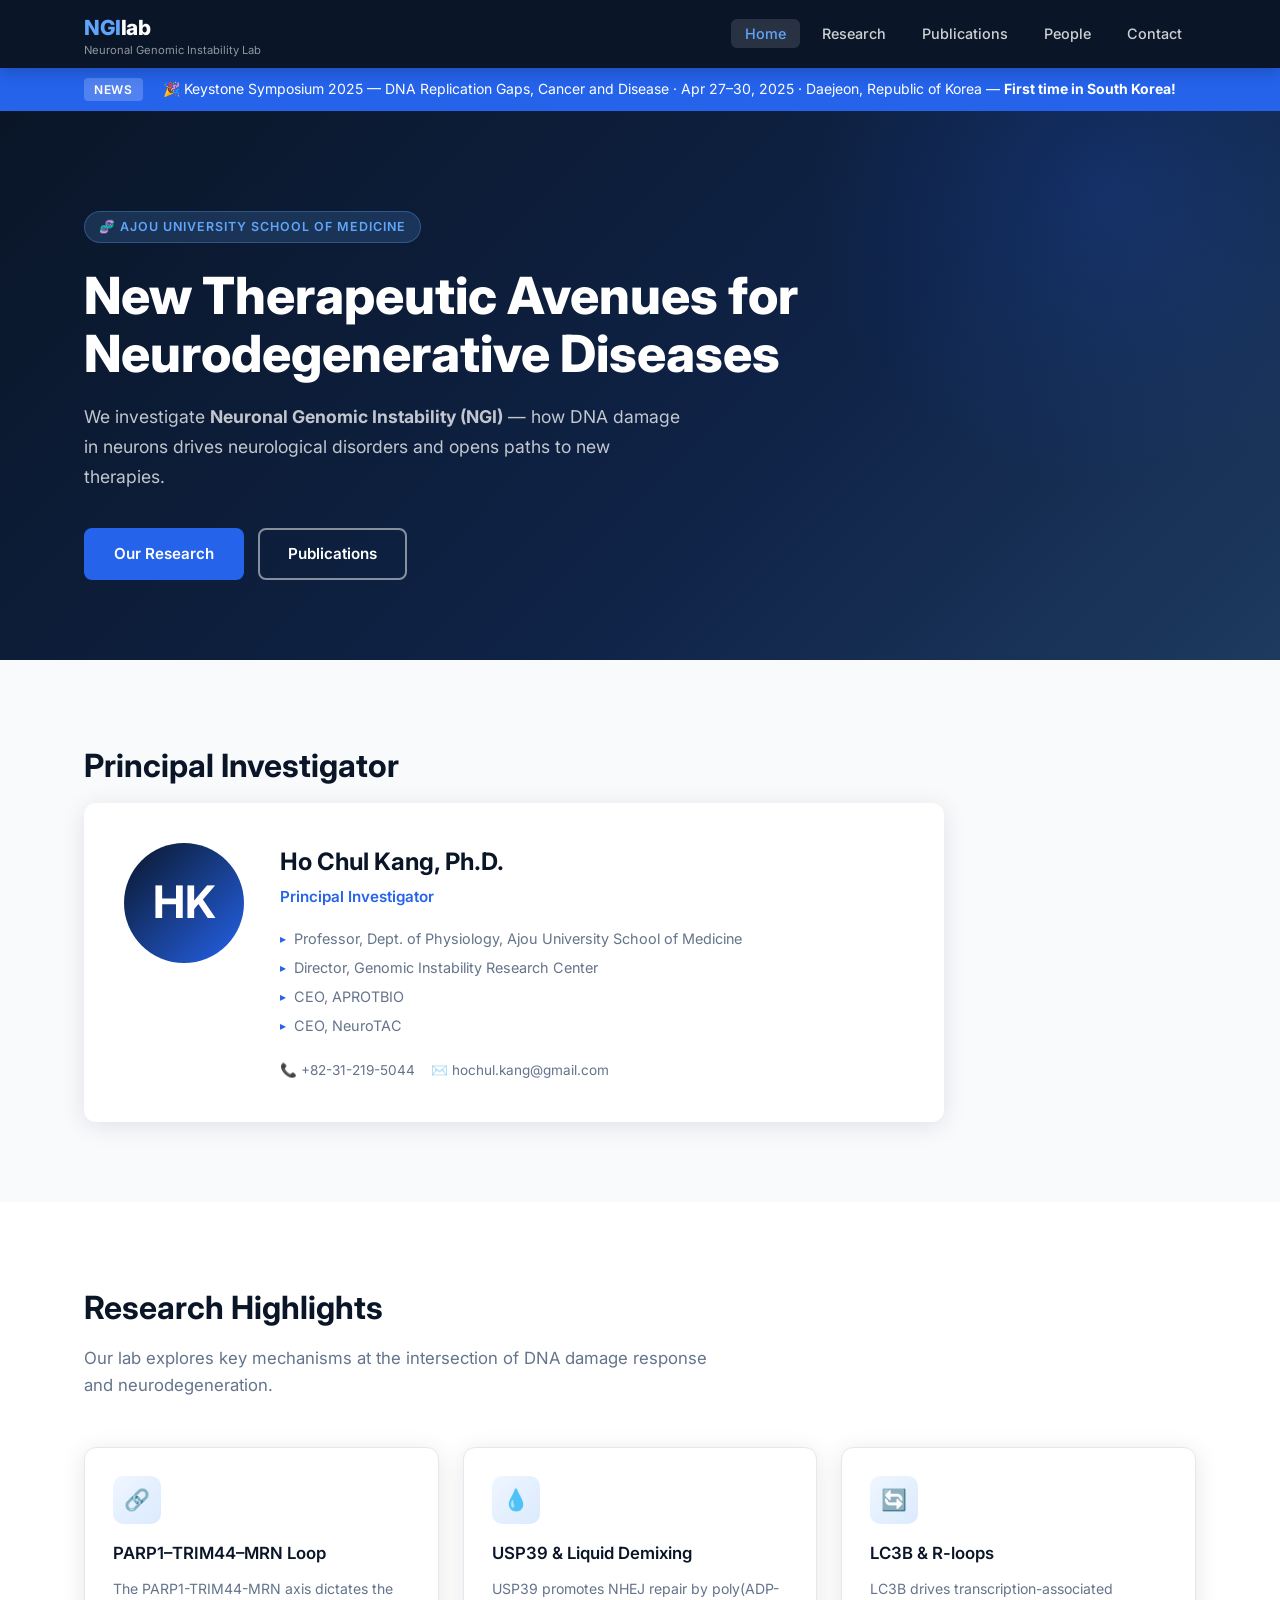
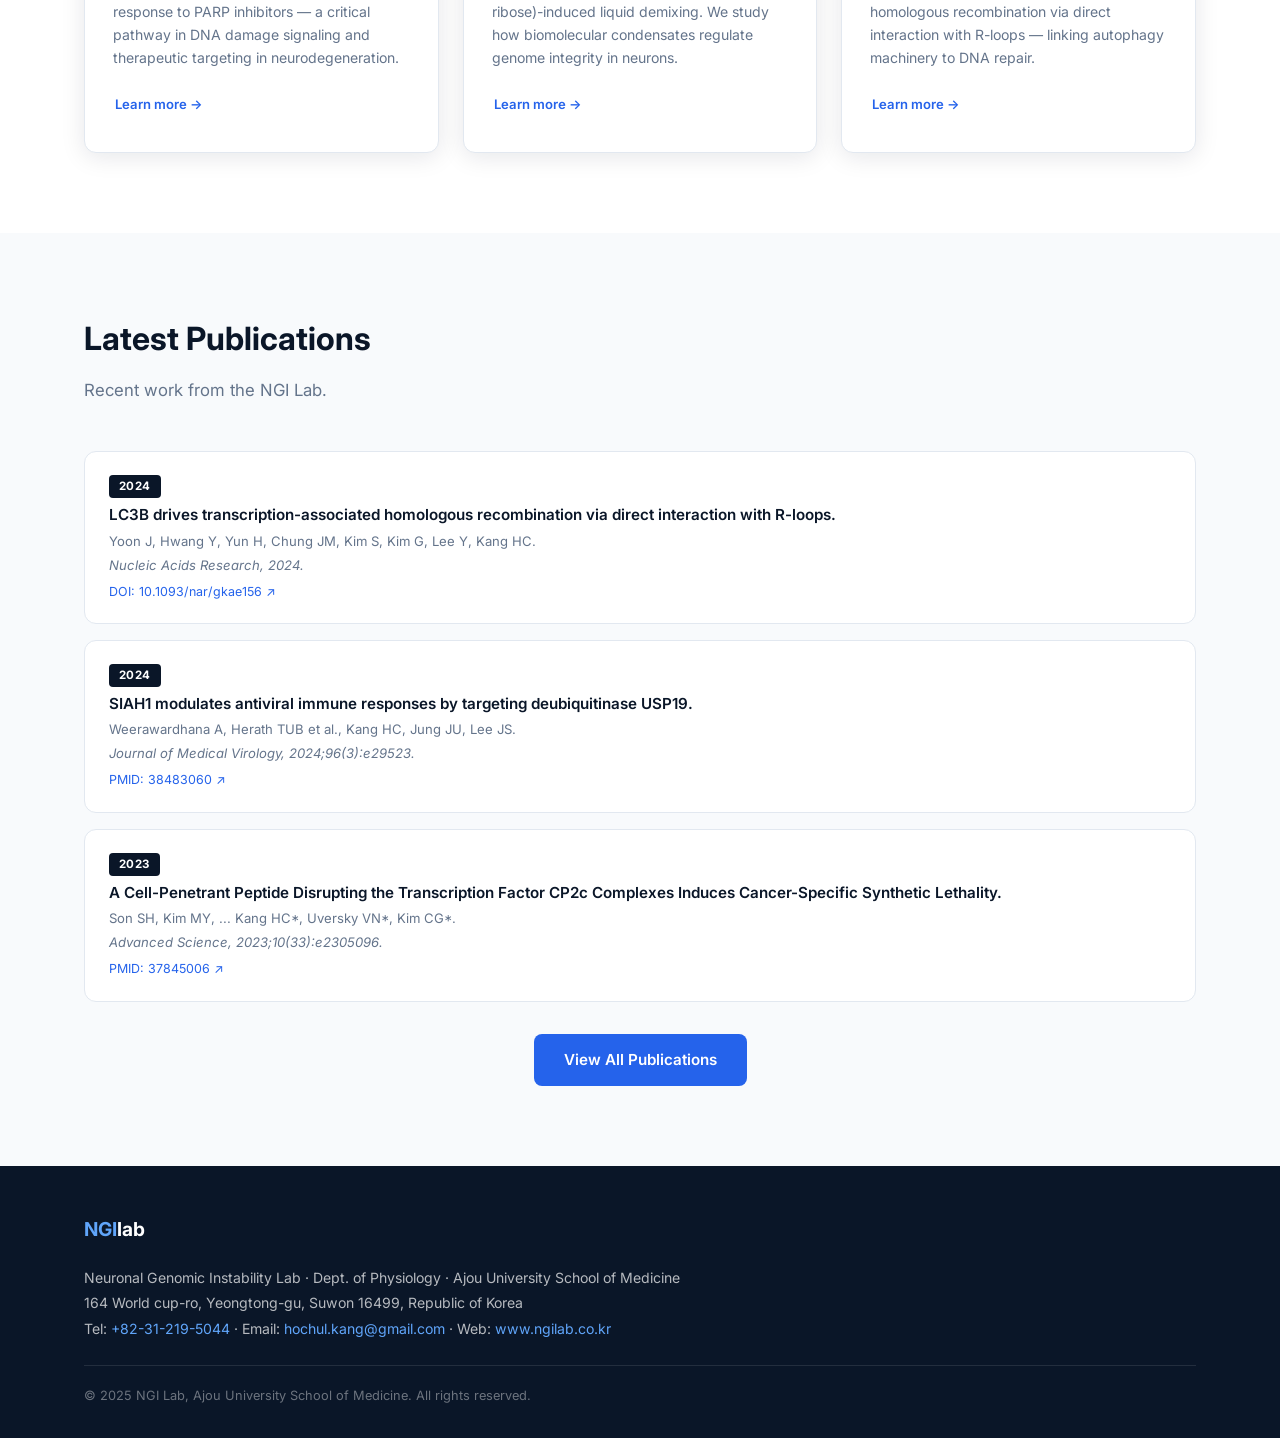
<file: index.html>
<!DOCTYPE html>
<html lang="en">
<head>
  <meta charset="UTF-8" />
  <meta name="viewport" content="width=device-width, initial-scale=1.0" />
  <title>NGI Lab — Neuronal Genomic Instability Lab | Ajou University</title>
  <meta name="description" content="NGI Lab investigates Neuronal Genomic Instability — how DNA damage in neurons drives neurological disorders and opens paths to new therapies." />
  <link rel="stylesheet" href="style.css" />
</head>
<body>

<!-- ===== NAV ===== -->
<nav>
  <div class="container nav-inner">
    <a href="index.html" class="nav-logo">
      <div>
        <span class="logo-accent">NGI</span>lab
        <div class="logo-sub">Neuronal Genomic Instability Lab</div>
      </div>
    </a>
    <ul class="nav-links">
      <li><a href="index.html" class="active">Home</a></li>
      <li><a href="research.html">Research</a></li>
      <li><a href="publications.html">Publications</a></li>
      <li><a href="people.html">People</a></li>
      <li><a href="contact.html">Contact</a></li>
    </ul>
    <button class="nav-toggle" aria-label="Toggle menu">
      <span></span><span></span><span></span>
    </button>
  </div>
</nav>

<!-- ===== NEWS BAR ===== -->
<div class="news-bar">
  <div class="container news-bar-inner">
    <span class="news-label">News</span>
    <span class="news-text">🎉 Keystone Symposium 2025 — DNA Replication Gaps, Cancer and Disease &middot; Apr 27–30, 2025 &middot; Daejeon, Republic of Korea &mdash; <strong>First time in South Korea!</strong></span>
  </div>
</div>

<!-- ===== HERO ===== -->
<section class="hero">
  <div class="container">
    <div class="hero-content">
      <div class="hero-badge">🧬 Ajou University School of Medicine</div>
      <h1>New Therapeutic Avenues for Neurodegenerative Diseases</h1>
      <p>We investigate <strong>Neuronal Genomic Instability (NGI)</strong> — how DNA damage in neurons drives neurological disorders and opens paths to new therapies.</p>
      <div class="hero-btns">
        <a href="research.html" class="btn btn-primary">Our Research</a>
        <a href="publications.html" class="btn btn-outline">Publications</a>
      </div>
    </div>
  </div>
</section>

<!-- ===== PI ===== -->
<section class="pi-section">
  <div class="container">
    <h2 class="section-title">Principal Investigator</h2>
    <div class="pi-card">
      <div class="pi-avatar">HK</div>
      <div class="pi-info">
        <h3>Ho Chul Kang, Ph.D.</h3>
        <div class="pi-title">Principal Investigator</div>
        <ul class="pi-roles">
          <li>Professor, Dept. of Physiology, Ajou University School of Medicine</li>
          <li>Director, Genomic Instability Research Center</li>
          <li>CEO, APROTBIO</li>
          <li>CEO, NeuroTAC</li>
        </ul>
        <div class="pi-contact">
          <a href="tel:+82312195044">📞 +82-31-219-5044</a>
          <a href="mailto:hochul.kang@gmail.com">✉️ hochul.kang@gmail.com</a>
        </div>
      </div>
    </div>
  </div>
</section>

<!-- ===== RESEARCH HIGHLIGHTS ===== -->
<section>
  <div class="container">
    <h2 class="section-title">Research Highlights</h2>
    <p class="section-subtitle">Our lab explores key mechanisms at the intersection of DNA damage response and neurodegeneration.</p>
    <div class="cards-grid">
      <div class="card">
        <div class="card-icon">🔗</div>
        <h3>PARP1–TRIM44–MRN Loop</h3>
        <p>The PARP1-TRIM44-MRN axis dictates the response to PARP inhibitors — a critical pathway in DNA damage signaling and therapeutic targeting in neurodegeneration.</p>
        <a href="research.html" class="btn btn-sm mt-16" style="color: var(--blue); padding-left:0; background:none;">Learn more →</a>
      </div>
      <div class="card">
        <div class="card-icon">💧</div>
        <h3>USP39 &amp; Liquid Demixing</h3>
        <p>USP39 promotes NHEJ repair by poly(ADP-ribose)-induced liquid demixing. We study how biomolecular condensates regulate genome integrity in neurons.</p>
        <a href="research.html" class="btn btn-sm mt-16" style="color: var(--blue); padding-left:0; background:none;">Learn more →</a>
      </div>
      <div class="card">
        <div class="card-icon">🔄</div>
        <h3>LC3B &amp; R-loops</h3>
        <p>LC3B drives transcription-associated homologous recombination via direct interaction with R-loops — linking autophagy machinery to DNA repair.</p>
        <a href="research.html" class="btn btn-sm mt-16" style="color: var(--blue); padding-left:0; background:none;">Learn more →</a>
      </div>
    </div>
  </div>
</section>

<!-- ===== LATEST PUBLICATIONS ===== -->
<section style="background: var(--bg-light);">
  <div class="container">
    <h2 class="section-title">Latest Publications</h2>
    <p class="section-subtitle">Recent work from the NGI Lab.</p>
    <div class="pub-list-home">
      <div class="pub-item">
        <span class="pub-year-badge">2024</span>
        <div class="pub-title">LC3B drives transcription-associated homologous recombination via direct interaction with R-loops.</div>
        <div class="pub-authors">Yoon J, Hwang Y, Yun H, Chung JM, Kim S, Kim G, Lee Y, Kang HC.</div>
        <div class="pub-journal">Nucleic Acids Research, 2024.</div>
        <a href="https://doi.org/10.1093/nar/gkae156" target="_blank" class="pub-doi">DOI: 10.1093/nar/gkae156 ↗</a>
      </div>
      <div class="pub-item">
        <span class="pub-year-badge">2024</span>
        <div class="pub-title">SIAH1 modulates antiviral immune responses by targeting deubiquitinase USP19.</div>
        <div class="pub-authors">Weerawardhana A, Herath TUB et al., Kang HC, Jung JU, Lee JS.</div>
        <div class="pub-journal">Journal of Medical Virology, 2024;96(3):e29523.</div>
        <a href="https://pubmed.ncbi.nlm.nih.gov/38483060/" target="_blank" class="pub-doi">PMID: 38483060 ↗</a>
      </div>
      <div class="pub-item">
        <span class="pub-year-badge">2023</span>
        <div class="pub-title">A Cell-Penetrant Peptide Disrupting the Transcription Factor CP2c Complexes Induces Cancer-Specific Synthetic Lethality.</div>
        <div class="pub-authors">Son SH, Kim MY, ... Kang HC*, Uversky VN*, Kim CG*.</div>
        <div class="pub-journal">Advanced Science, 2023;10(33):e2305096.</div>
        <a href="https://pubmed.ncbi.nlm.nih.gov/37845006/" target="_blank" class="pub-doi">PMID: 37845006 ↗</a>
      </div>
    </div>
    <div class="mt-32 text-center">
      <a href="publications.html" class="btn btn-primary">View All Publications</a>
    </div>
  </div>
</section>

<!-- ===== FOOTER ===== -->
<footer>
  <div class="container">
    <div class="footer-inner">
      <div class="footer-logo"><span>NGI</span>lab</div>
      <div class="footer-info">
        Neuronal Genomic Instability Lab &middot; Dept. of Physiology &middot; Ajou University School of Medicine<br />
        164 World cup-ro, Yeongtong-gu, Suwon 16499, Republic of Korea<br />
        Tel: <a href="tel:+82312195044">+82-31-219-5044</a> &middot;
        Email: <a href="mailto:hochul.kang@gmail.com">hochul.kang@gmail.com</a> &middot;
        Web: <a href="http://www.ngilab.co.kr" target="_blank">www.ngilab.co.kr</a>
      </div>
    </div>
    <div class="footer-bottom">&copy; 2025 NGI Lab, Ajou University School of Medicine. All rights reserved.</div>
  </div>
</footer>

<script src="main.js"></script>
</body>
</html>
</file>
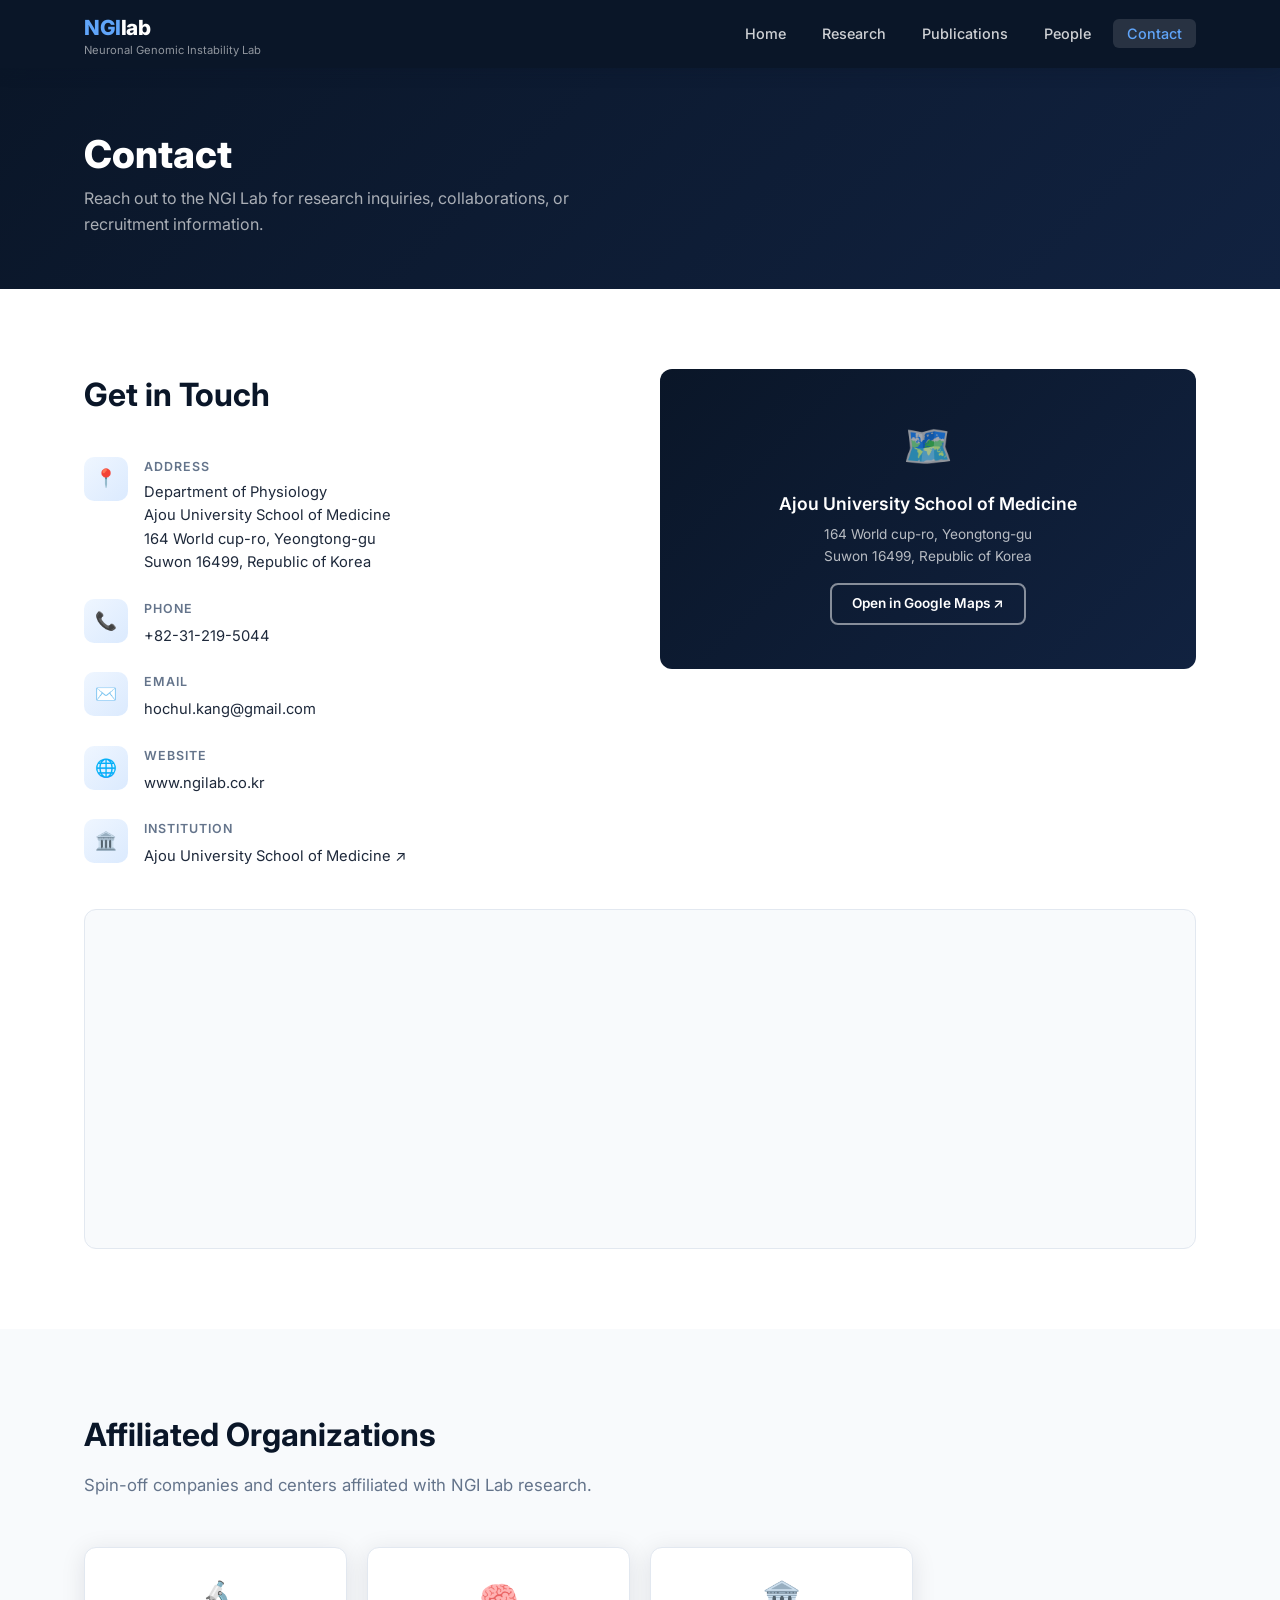
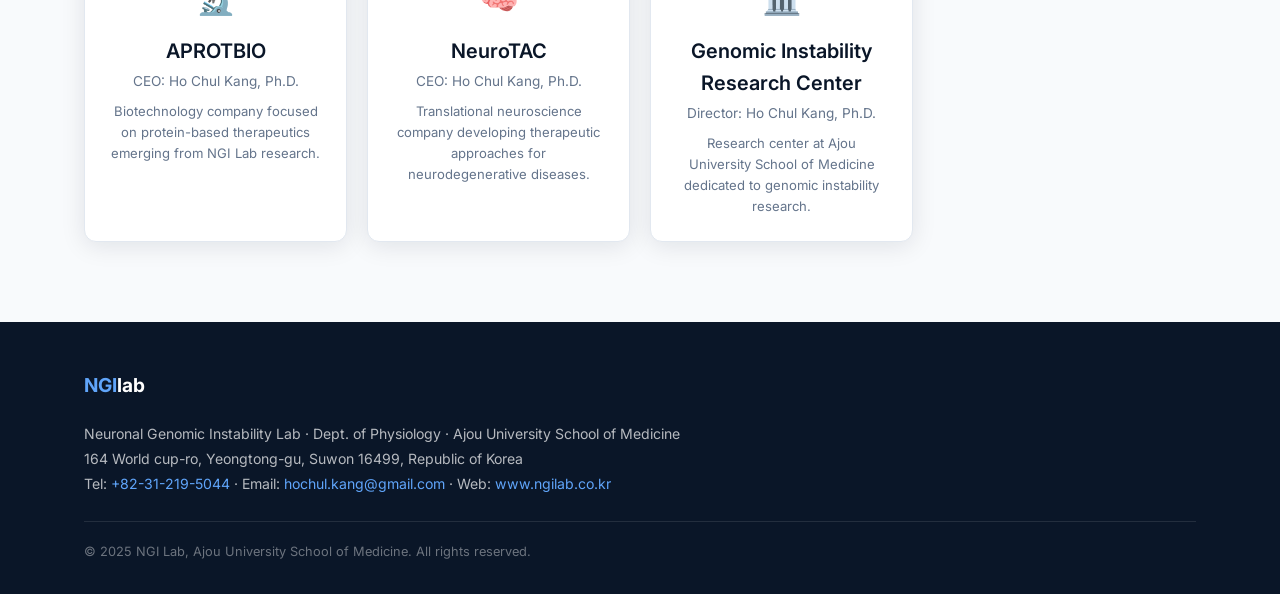
<file: contact.html>
<!DOCTYPE html>
<html lang="en">
<head>
  <meta charset="UTF-8" />
  <meta name="viewport" content="width=device-width, initial-scale=1.0" />
  <title>Contact — NGI Lab | Ajou University</title>
  <meta name="description" content="Contact NGI Lab at Ajou University School of Medicine. Address, phone, email, and affiliated organizations." />
  <link rel="stylesheet" href="style.css" />
</head>
<body>

<!-- ===== NAV ===== -->
<nav>
  <div class="container nav-inner">
    <a href="index.html" class="nav-logo">
      <div>
        <span class="logo-accent">NGI</span>lab
        <div class="logo-sub">Neuronal Genomic Instability Lab</div>
      </div>
    </a>
    <ul class="nav-links">
      <li><a href="index.html">Home</a></li>
      <li><a href="research.html">Research</a></li>
      <li><a href="publications.html">Publications</a></li>
      <li><a href="people.html">People</a></li>
      <li><a href="contact.html" class="active">Contact</a></li>
    </ul>
    <button class="nav-toggle" aria-label="Toggle menu">
      <span></span><span></span><span></span>
    </button>
  </div>
</nav>

<!-- ===== PAGE HERO ===== -->
<div class="page-hero">
  <div class="container">
    <h1>Contact</h1>
    <p>Reach out to the NGI Lab for research inquiries, collaborations, or recruitment information.</p>
  </div>
</div>

<!-- ===== CONTACT INFO ===== -->
<section>
  <div class="container">
    <div class="contact-grid">

      <!-- Contact Info -->
      <div class="contact-info-block">
        <h2 class="section-title">Get in Touch</h2>

        <div class="contact-item">
          <div class="contact-item-icon">📍</div>
          <div class="contact-item-body">
            <h4>Address</h4>
            <p>Department of Physiology<br />
            Ajou University School of Medicine<br />
            164 World cup-ro, Yeongtong-gu<br />
            Suwon 16499, Republic of Korea</p>
          </div>
        </div>

        <div class="contact-item">
          <div class="contact-item-icon">📞</div>
          <div class="contact-item-body">
            <h4>Phone</h4>
            <a href="tel:+82312195044">+82-31-219-5044</a>
          </div>
        </div>

        <div class="contact-item">
          <div class="contact-item-icon">✉️</div>
          <div class="contact-item-body">
            <h4>Email</h4>
            <a href="mailto:hochul.kang@gmail.com">hochul.kang@gmail.com</a>
          </div>
        </div>

        <div class="contact-item">
          <div class="contact-item-icon">🌐</div>
          <div class="contact-item-body">
            <h4>Website</h4>
            <a href="http://www.ngilab.co.kr" target="_blank">www.ngilab.co.kr</a>
          </div>
        </div>

        <div class="contact-item">
          <div class="contact-item-icon">🏛️</div>
          <div class="contact-item-body">
            <h4>Institution</h4>
            <a href="https://medicine.ajou.ac.kr" target="_blank">Ajou University School of Medicine ↗</a>
          </div>
        </div>
      </div>

      <!-- Map placeholder -->
      <div>
        <div class="map-placeholder">
          <div class="map-icon">🗺️</div>
          <h3>Ajou University School of Medicine</h3>
          <p>164 World cup-ro, Yeongtong-gu<br />Suwon 16499, Republic of Korea</p>
          <a href="https://maps.google.com/?q=Ajou+University+School+of+Medicine+Suwon+Korea" 
             target="_blank" 
             class="btn btn-outline mt-16"
             style="font-size: 0.85rem; padding: 8px 20px;">
            Open in Google Maps ↗
          </a>
        </div>
      </div>

    </div>

    <!-- Google Maps embed -->
    <div class="map-full">
      <iframe
        src="https://www.google.com/maps/embed?pb=!1m18!1m12!1m3!1d3172.3!2d127.0444!3d37.2791!2m3!1f0!2f0!3f0!3m2!1i1024!2i768!4f13.1!3m3!1m2!1s0x357b42bcad731bf3%3A0x4e20736d9aff18d5!2sAjou%20University%20Hospital!5e0!3m2!1sen!2skr!4v1234567890"
        allowfullscreen=""
        loading="lazy"
        referrerpolicy="no-referrer-when-downgrade"
        title="Ajou University School of Medicine Location">
      </iframe>
    </div>
  </div>
</section>

<!-- ===== AFFILIATED ORGANIZATIONS ===== -->
<section style="background: var(--bg-light);">
  <div class="container">
    <h2 class="section-title">Affiliated Organizations</h2>
    <p class="section-subtitle">Spin-off companies and centers affiliated with NGI Lab research.</p>
    <div class="affiliates-grid">

      <div class="affiliate-card">
        <div class="aff-icon">🔬</div>
        <h3>APROTBIO</h3>
        <p>CEO: Ho Chul Kang, Ph.D.</p>
        <p class="mt-8" style="color: var(--text-muted); font-size: 0.82rem;">Biotechnology company focused on protein-based therapeutics emerging from NGI Lab research.</p>
      </div>

      <div class="affiliate-card">
        <div class="aff-icon">🧠</div>
        <h3>NeuroTAC</h3>
        <p>CEO: Ho Chul Kang, Ph.D.</p>
        <p class="mt-8" style="color: var(--text-muted); font-size: 0.82rem;">Translational neuroscience company developing therapeutic approaches for neurodegenerative diseases.</p>
      </div>

      <div class="affiliate-card">
        <div class="aff-icon">🏛️</div>
        <h3>Genomic Instability Research Center</h3>
        <p>Director: Ho Chul Kang, Ph.D.</p>
        <p class="mt-8" style="color: var(--text-muted); font-size: 0.82rem;">Research center at Ajou University School of Medicine dedicated to genomic instability research.</p>
      </div>

    </div>
  </div>
</section>

<!-- ===== FOOTER ===== -->
<footer>
  <div class="container">
    <div class="footer-inner">
      <div class="footer-logo"><span>NGI</span>lab</div>
      <div class="footer-info">
        Neuronal Genomic Instability Lab &middot; Dept. of Physiology &middot; Ajou University School of Medicine<br />
        164 World cup-ro, Yeongtong-gu, Suwon 16499, Republic of Korea<br />
        Tel: <a href="tel:+82312195044">+82-31-219-5044</a> &middot;
        Email: <a href="mailto:hochul.kang@gmail.com">hochul.kang@gmail.com</a> &middot;
        Web: <a href="http://www.ngilab.co.kr" target="_blank">www.ngilab.co.kr</a>
      </div>
    </div>
    <div class="footer-bottom">&copy; 2025 NGI Lab, Ajou University School of Medicine. All rights reserved.</div>
  </div>
</footer>

<script src="main.js"></script>
</body>
</html>
</file>
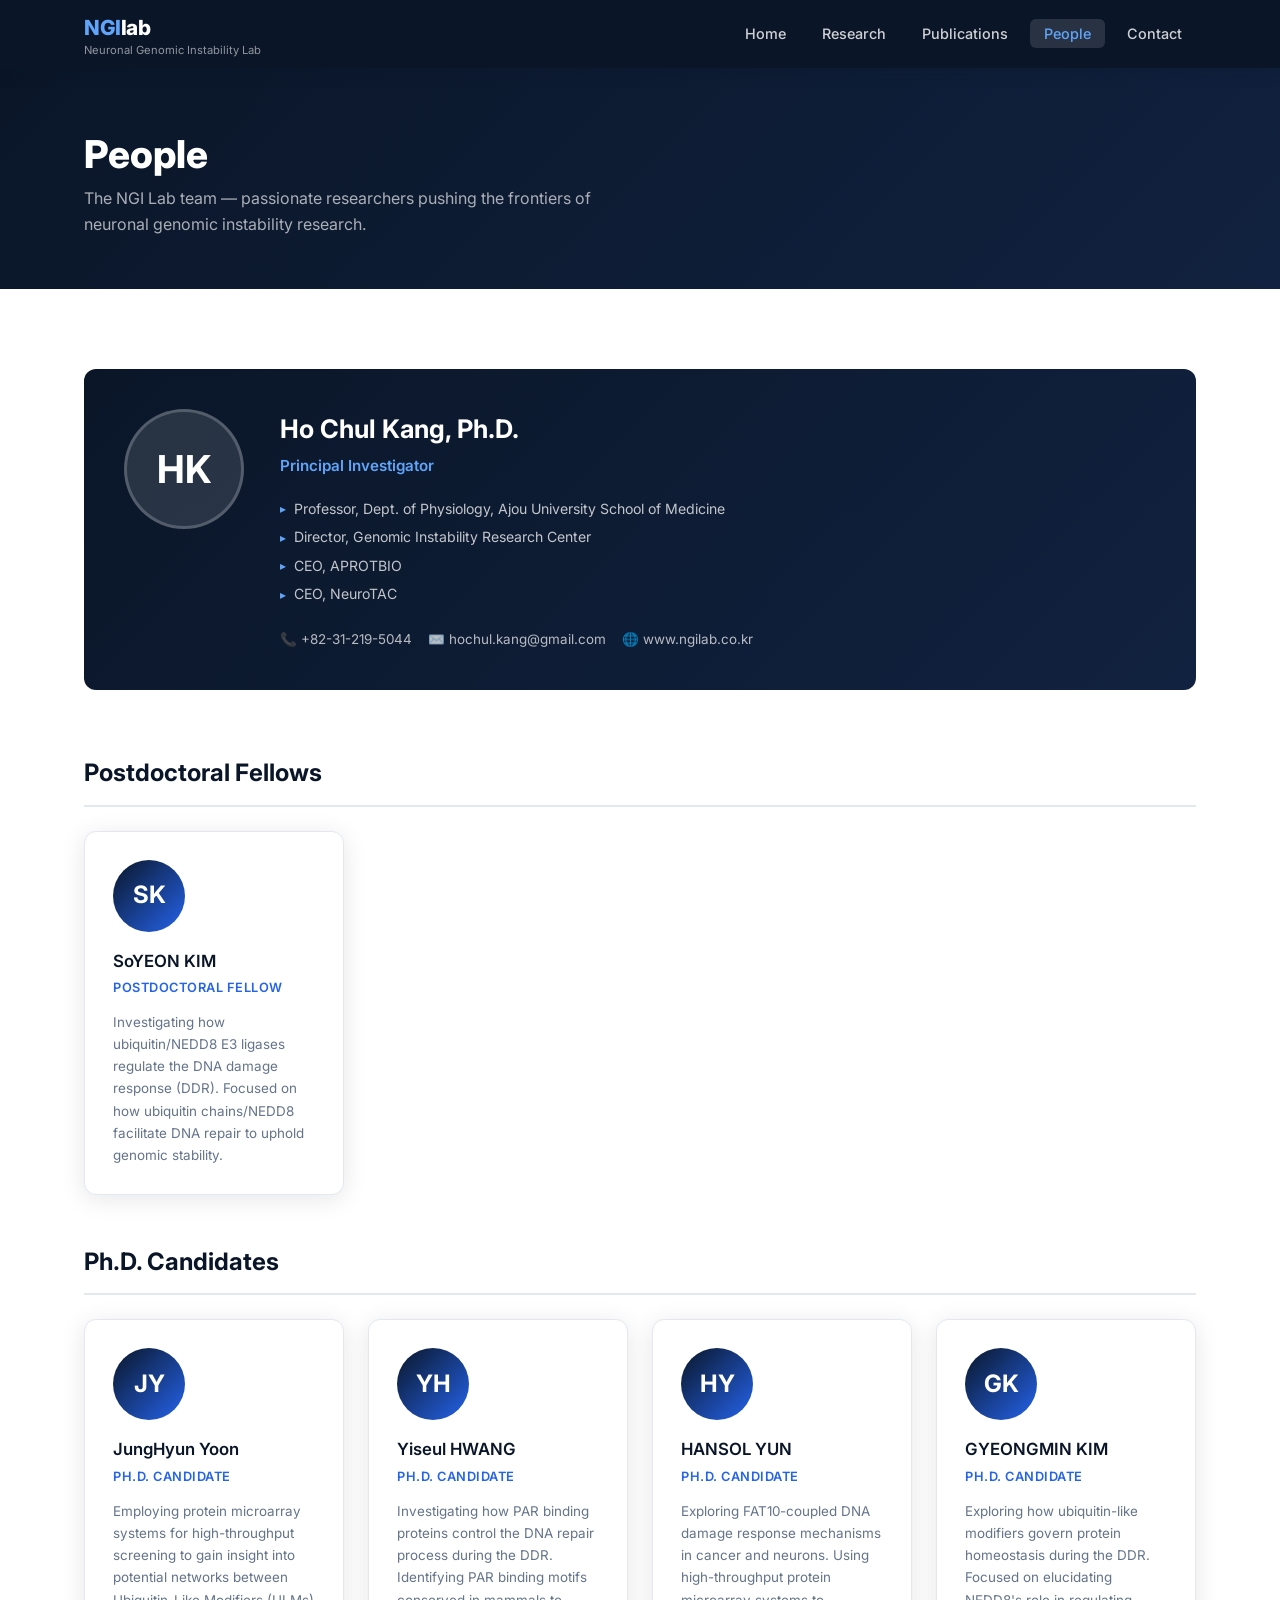
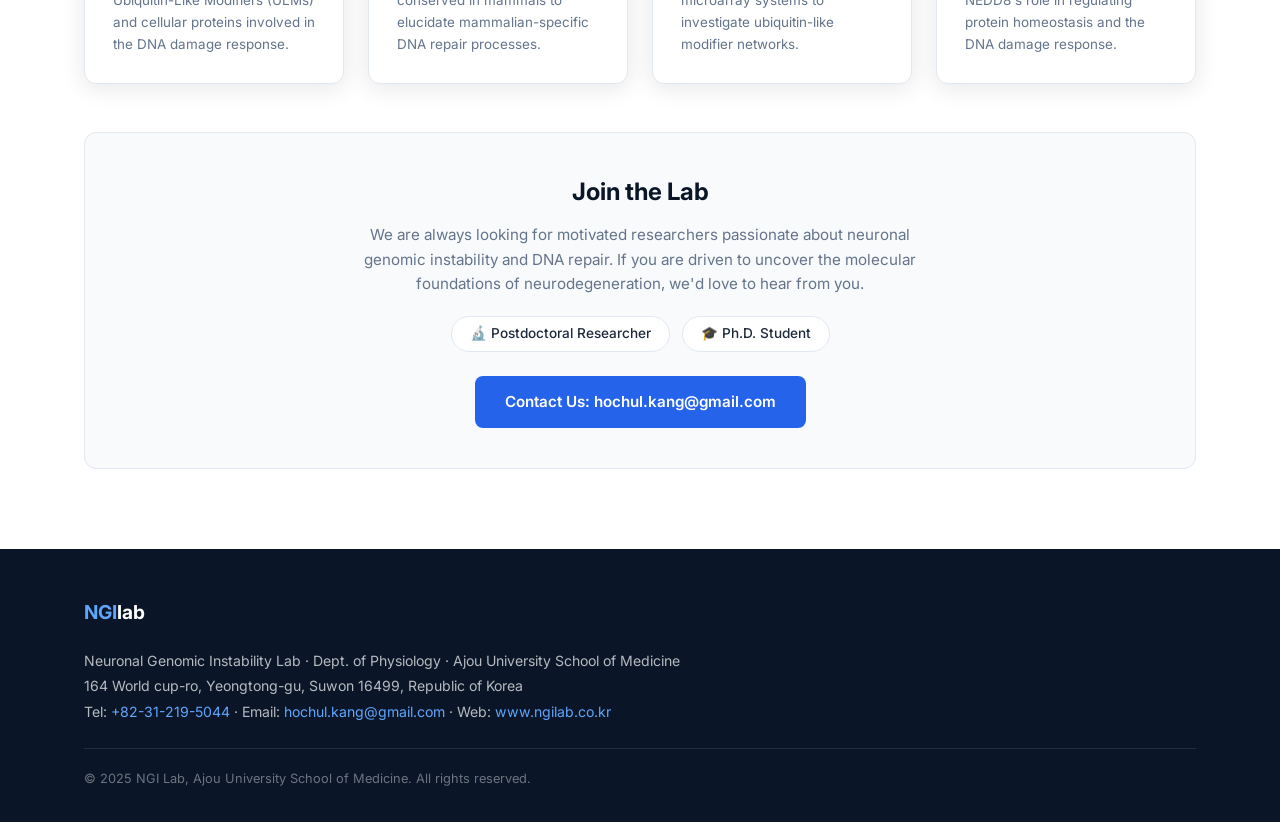
<file: people.html>
<!DOCTYPE html>
<html lang="en">
<head>
  <meta charset="UTF-8" />
  <meta name="viewport" content="width=device-width, initial-scale=1.0" />
  <title>People — NGI Lab | Ajou University</title>
  <meta name="description" content="Meet the NGI Lab team — PI, postdoctoral fellows, and Ph.D. candidates at Ajou University School of Medicine." />
  <link rel="stylesheet" href="style.css" />
</head>
<body>

<!-- ===== NAV ===== -->
<nav>
  <div class="container nav-inner">
    <a href="index.html" class="nav-logo">
      <div>
        <span class="logo-accent">NGI</span>lab
        <div class="logo-sub">Neuronal Genomic Instability Lab</div>
      </div>
    </a>
    <ul class="nav-links">
      <li><a href="index.html">Home</a></li>
      <li><a href="research.html">Research</a></li>
      <li><a href="publications.html">Publications</a></li>
      <li><a href="people.html" class="active">People</a></li>
      <li><a href="contact.html">Contact</a></li>
    </ul>
    <button class="nav-toggle" aria-label="Toggle menu">
      <span></span><span></span><span></span>
    </button>
  </div>
</nav>

<!-- ===== PAGE HERO ===== -->
<div class="page-hero">
  <div class="container">
    <h1>People</h1>
    <p>The NGI Lab team — passionate researchers pushing the frontiers of neuronal genomic instability research.</p>
  </div>
</div>

<!-- ===== PEOPLE ===== -->
<section>
  <div class="container">

    <!-- PI Featured Card -->
    <div class="pi-featured">
      <div class="pi-featured-avatar">HK</div>
      <div class="pi-featured-body">
        <h2>Ho Chul Kang, Ph.D.</h2>
        <div class="pi-role">Principal Investigator</div>
        <ul>
          <li>Professor, Dept. of Physiology, Ajou University School of Medicine</li>
          <li>Director, Genomic Instability Research Center</li>
          <li>CEO, APROTBIO</li>
          <li>CEO, NeuroTAC</li>
        </ul>
        <div class="contact-links">
          <a href="tel:+82312195044">📞 +82-31-219-5044</a>
          <a href="mailto:hochul.kang@gmail.com">✉️ hochul.kang@gmail.com</a>
          <a href="http://www.ngilab.co.kr" target="_blank">🌐 www.ngilab.co.kr</a>
        </div>
      </div>
    </div>

    <!-- Postdoctoral Fellows -->
    <div class="members-section">
      <h2>Postdoctoral Fellows</h2>
      <div class="members-grid">

        <div class="member-card">
          <div class="member-avatar">SK</div>
          <h3>SoYEON KIM</h3>
          <div class="member-position">Postdoctoral Fellow</div>
          <p class="member-research">Investigating how ubiquitin/NEDD8 E3 ligases regulate the DNA damage response (DDR). Focused on how ubiquitin chains/NEDD8 facilitate DNA repair to uphold genomic stability.</p>
        </div>

      </div>
    </div>

    <!-- Ph.D. Candidates -->
    <div class="members-section">
      <h2>Ph.D. Candidates</h2>
      <div class="members-grid">

        <div class="member-card">
          <div class="member-avatar">JY</div>
          <h3>JungHyun Yoon</h3>
          <div class="member-position">Ph.D. Candidate</div>
          <p class="member-research">Employing protein microarray systems for high-throughput screening to gain insight into potential networks between Ubiquitin-Like Modifiers (ULMs) and cellular proteins involved in the DNA damage response.</p>
        </div>

        <div class="member-card">
          <div class="member-avatar">YH</div>
          <h3>Yiseul HWANG</h3>
          <div class="member-position">Ph.D. Candidate</div>
          <p class="member-research">Investigating how PAR binding proteins control the DNA repair process during the DDR. Identifying PAR binding motifs conserved in mammals to elucidate mammalian-specific DNA repair processes.</p>
        </div>

        <div class="member-card">
          <div class="member-avatar">HY</div>
          <h3>HANSOL YUN</h3>
          <div class="member-position">Ph.D. Candidate</div>
          <p class="member-research">Exploring FAT10-coupled DNA damage response mechanisms in cancer and neurons. Using high-throughput protein microarray systems to investigate ubiquitin-like modifier networks.</p>
        </div>

        <div class="member-card">
          <div class="member-avatar">GK</div>
          <h3>GYEONGMIN KIM</h3>
          <div class="member-position">Ph.D. Candidate</div>
          <p class="member-research">Exploring how ubiquitin-like modifiers govern protein homeostasis during the DDR. Focused on elucidating NEDD8's role in regulating protein homeostasis and the DNA damage response.</p>
        </div>

      </div>
    </div>

    <!-- Join Us -->
    <div class="join-us">
      <h2>Join the Lab</h2>
      <p>We are always looking for motivated researchers passionate about neuronal genomic instability and DNA repair. If you are driven to uncover the molecular foundations of neurodegeneration, we'd love to hear from you.</p>
      <div class="join-positions">
        <span class="position-tag">🔬 Postdoctoral Researcher</span>
        <span class="position-tag">🎓 Ph.D. Student</span>
      </div>
      <a href="mailto:hochul.kang@gmail.com" class="btn btn-primary">Contact Us: hochul.kang@gmail.com</a>
    </div>

  </div>
</section>

<!-- ===== FOOTER ===== -->
<footer>
  <div class="container">
    <div class="footer-inner">
      <div class="footer-logo"><span>NGI</span>lab</div>
      <div class="footer-info">
        Neuronal Genomic Instability Lab &middot; Dept. of Physiology &middot; Ajou University School of Medicine<br />
        164 World cup-ro, Yeongtong-gu, Suwon 16499, Republic of Korea<br />
        Tel: <a href="tel:+82312195044">+82-31-219-5044</a> &middot;
        Email: <a href="mailto:hochul.kang@gmail.com">hochul.kang@gmail.com</a> &middot;
        Web: <a href="http://www.ngilab.co.kr" target="_blank">www.ngilab.co.kr</a>
      </div>
    </div>
    <div class="footer-bottom">&copy; 2025 NGI Lab, Ajou University School of Medicine. All rights reserved.</div>
  </div>
</footer>

<script src="main.js"></script>
</body>
</html>
</file>
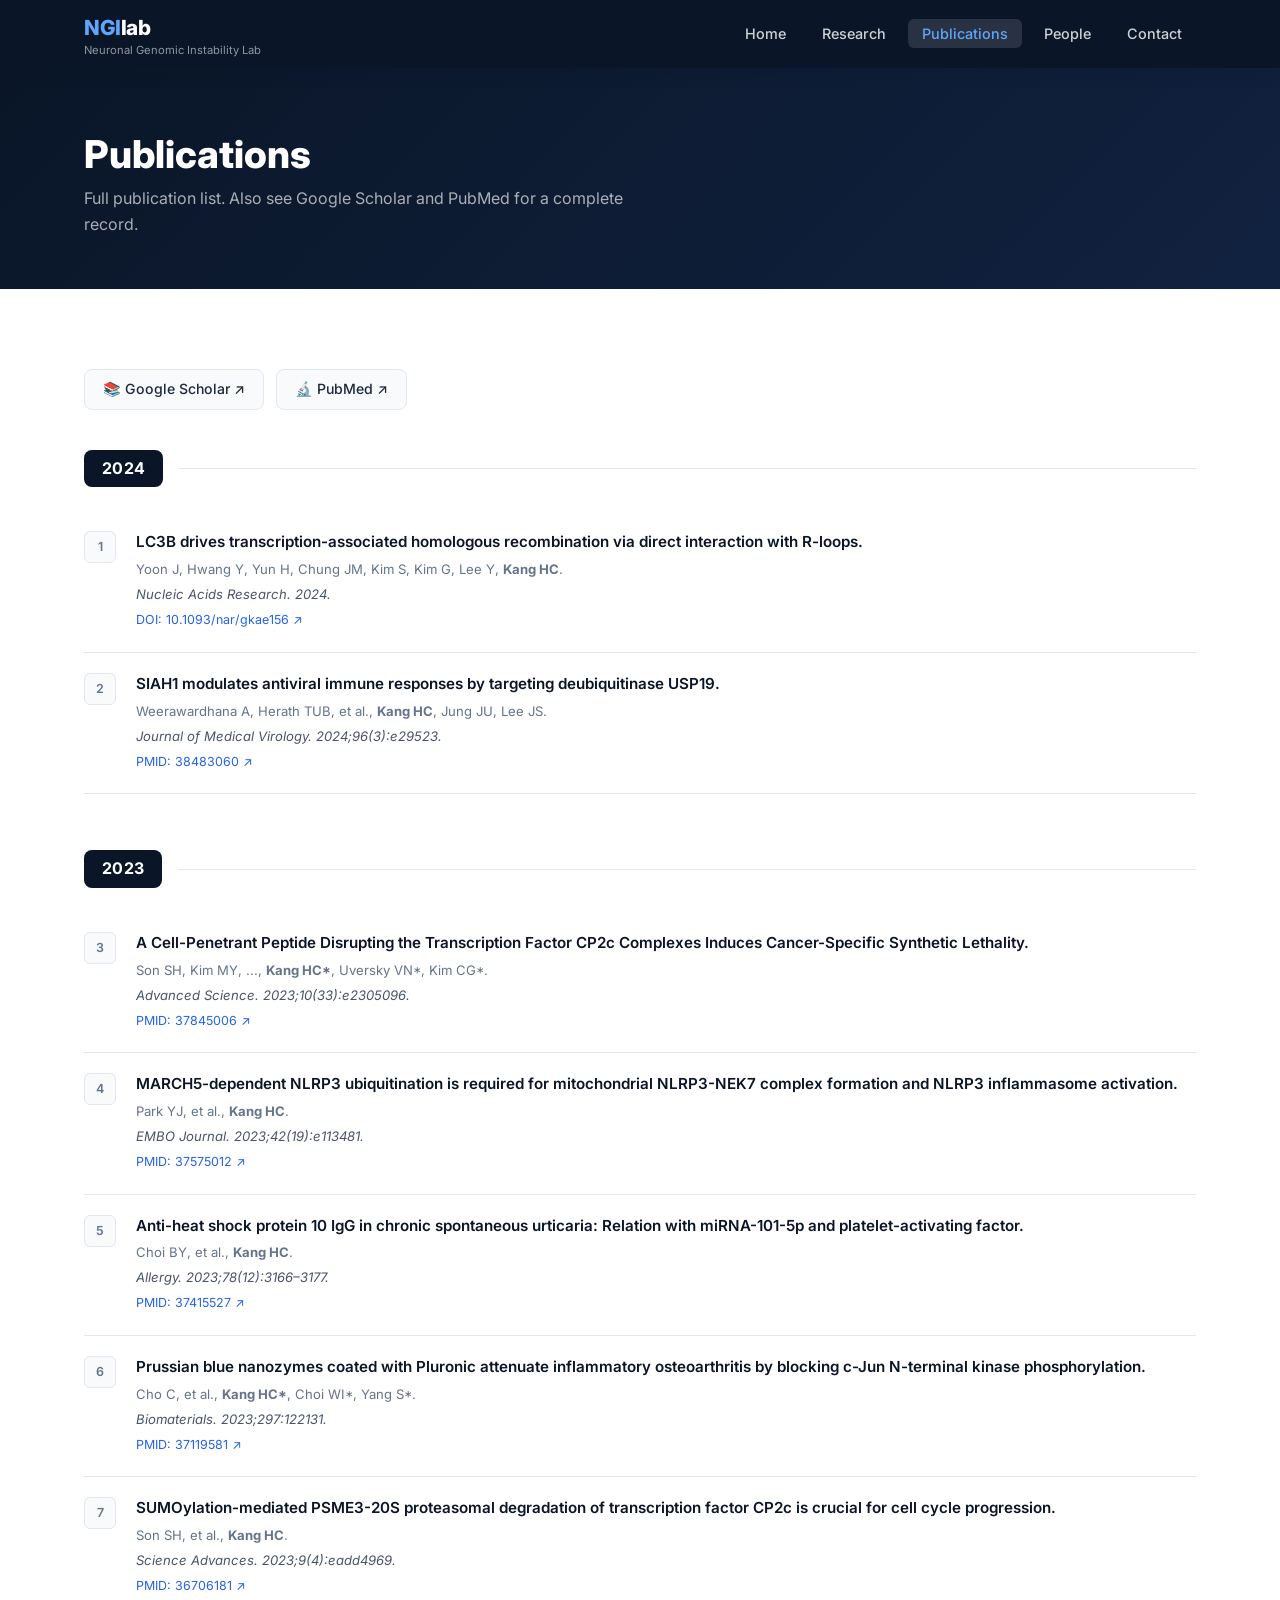
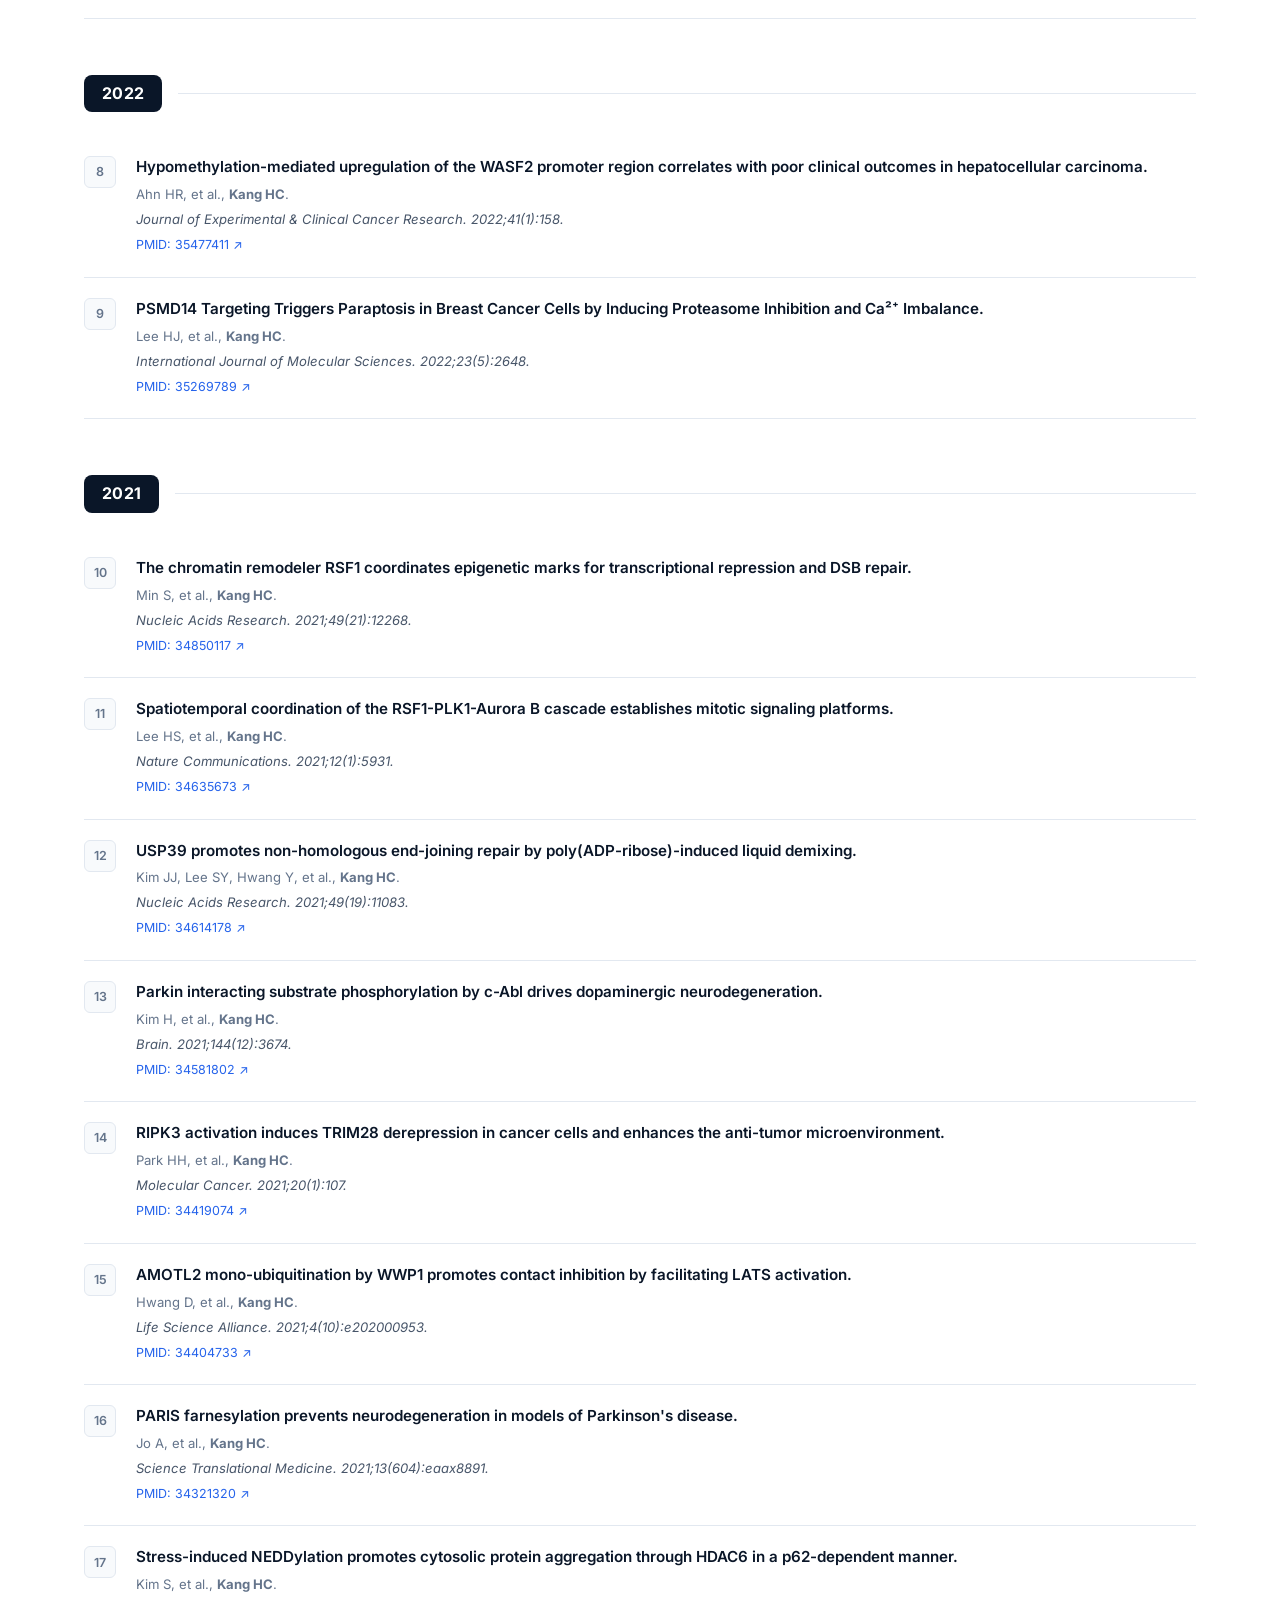
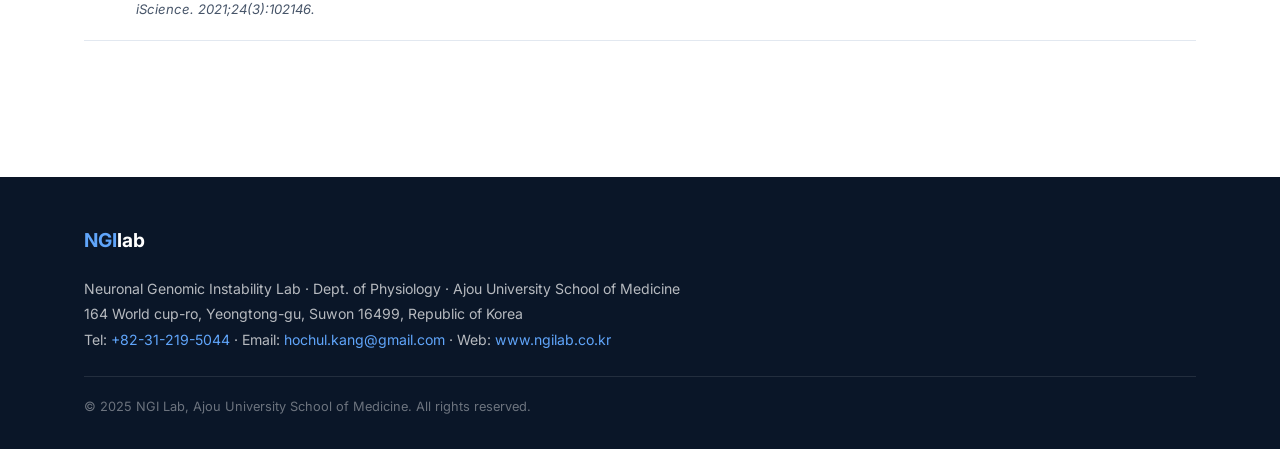
<file: publications.html>
<!DOCTYPE html>
<html lang="en">
<head>
  <meta charset="UTF-8" />
  <meta name="viewport" content="width=device-width, initial-scale=1.0" />
  <title>Publications — NGI Lab | Ajou University</title>
  <meta name="description" content="Full publication list of NGI Lab. Also available on Google Scholar and PubMed." />
  <link rel="stylesheet" href="style.css" />
</head>
<body>

<!-- ===== NAV ===== -->
<nav>
  <div class="container nav-inner">
    <a href="index.html" class="nav-logo">
      <div>
        <span class="logo-accent">NGI</span>lab
        <div class="logo-sub">Neuronal Genomic Instability Lab</div>
      </div>
    </a>
    <ul class="nav-links">
      <li><a href="index.html">Home</a></li>
      <li><a href="research.html">Research</a></li>
      <li><a href="publications.html" class="active">Publications</a></li>
      <li><a href="people.html">People</a></li>
      <li><a href="contact.html">Contact</a></li>
    </ul>
    <button class="nav-toggle" aria-label="Toggle menu">
      <span></span><span></span><span></span>
    </button>
  </div>
</nav>

<!-- ===== PAGE HERO ===== -->
<div class="page-hero">
  <div class="container">
    <h1>Publications</h1>
    <p>Full publication list. Also see Google Scholar and PubMed for a complete record.</p>
  </div>
</div>

<!-- ===== PUBLICATIONS ===== -->
<section>
  <div class="container">

    <!-- External links -->
    <div class="pub-controls">
      <a href="https://scholar.google.com/citations?user=hochulkang" target="_blank" class="pub-ext-link">
        📚 Google Scholar ↗
      </a>
      <a href="https://pubmed.ncbi.nlm.nih.gov/?term=Kang+HC%5BAuthor%5D+Ajou" target="_blank" class="pub-ext-link">
        🔬 PubMed ↗
      </a>
    </div>

    <!-- 2024 -->
    <div class="year-section">
      <div class="year-header">
        <span class="year-badge">2024</span>
        <div class="year-line"></div>
      </div>
      <div class="pub-full-list">

        <div class="pub-entry">
          <div class="pub-num">1</div>
          <div class="pub-body">
            <div class="pub-title">LC3B drives transcription-associated homologous recombination via direct interaction with R-loops.</div>
            <div class="pub-authors">Yoon J, Hwang Y, Yun H, Chung JM, Kim S, Kim G, Lee Y, <strong>Kang HC</strong>.</div>
            <div class="pub-journal">Nucleic Acids Research. 2024.</div>
            <a href="https://doi.org/10.1093/nar/gkae156" target="_blank" class="pub-link">DOI: 10.1093/nar/gkae156 ↗</a>
          </div>
        </div>

        <div class="pub-entry">
          <div class="pub-num">2</div>
          <div class="pub-body">
            <div class="pub-title">SIAH1 modulates antiviral immune responses by targeting deubiquitinase USP19.</div>
            <div class="pub-authors">Weerawardhana A, Herath TUB, et al., <strong>Kang HC</strong>, Jung JU, Lee JS.</div>
            <div class="pub-journal">Journal of Medical Virology. 2024;96(3):e29523.</div>
            <a href="https://pubmed.ncbi.nlm.nih.gov/38483060/" target="_blank" class="pub-link">PMID: 38483060 ↗</a>
          </div>
        </div>

      </div>
    </div>

    <!-- 2023 -->
    <div class="year-section">
      <div class="year-header">
        <span class="year-badge">2023</span>
        <div class="year-line"></div>
      </div>
      <div class="pub-full-list">

        <div class="pub-entry">
          <div class="pub-num">3</div>
          <div class="pub-body">
            <div class="pub-title">A Cell-Penetrant Peptide Disrupting the Transcription Factor CP2c Complexes Induces Cancer-Specific Synthetic Lethality.</div>
            <div class="pub-authors">Son SH, Kim MY, ..., <strong>Kang HC*</strong>, Uversky VN*, Kim CG*.</div>
            <div class="pub-journal">Advanced Science. 2023;10(33):e2305096.</div>
            <a href="https://pubmed.ncbi.nlm.nih.gov/37845006/" target="_blank" class="pub-link">PMID: 37845006 ↗</a>
          </div>
        </div>

        <div class="pub-entry">
          <div class="pub-num">4</div>
          <div class="pub-body">
            <div class="pub-title">MARCH5-dependent NLRP3 ubiquitination is required for mitochondrial NLRP3-NEK7 complex formation and NLRP3 inflammasome activation.</div>
            <div class="pub-authors">Park YJ, et al., <strong>Kang HC</strong>.</div>
            <div class="pub-journal">EMBO Journal. 2023;42(19):e113481.</div>
            <a href="https://pubmed.ncbi.nlm.nih.gov/37575012/" target="_blank" class="pub-link">PMID: 37575012 ↗</a>
          </div>
        </div>

        <div class="pub-entry">
          <div class="pub-num">5</div>
          <div class="pub-body">
            <div class="pub-title">Anti-heat shock protein 10 IgG in chronic spontaneous urticaria: Relation with miRNA-101-5p and platelet-activating factor.</div>
            <div class="pub-authors">Choi BY, et al., <strong>Kang HC</strong>.</div>
            <div class="pub-journal">Allergy. 2023;78(12):3166–3177.</div>
            <a href="https://pubmed.ncbi.nlm.nih.gov/37415527/" target="_blank" class="pub-link">PMID: 37415527 ↗</a>
          </div>
        </div>

        <div class="pub-entry">
          <div class="pub-num">6</div>
          <div class="pub-body">
            <div class="pub-title">Prussian blue nanozymes coated with Pluronic attenuate inflammatory osteoarthritis by blocking c-Jun N-terminal kinase phosphorylation.</div>
            <div class="pub-authors">Cho C, et al., <strong>Kang HC*</strong>, Choi WI*, Yang S*.</div>
            <div class="pub-journal">Biomaterials. 2023;297:122131.</div>
            <a href="https://pubmed.ncbi.nlm.nih.gov/37119581/" target="_blank" class="pub-link">PMID: 37119581 ↗</a>
          </div>
        </div>

        <div class="pub-entry">
          <div class="pub-num">7</div>
          <div class="pub-body">
            <div class="pub-title">SUMOylation-mediated PSME3-20S proteasomal degradation of transcription factor CP2c is crucial for cell cycle progression.</div>
            <div class="pub-authors">Son SH, et al., <strong>Kang HC</strong>.</div>
            <div class="pub-journal">Science Advances. 2023;9(4):eadd4969.</div>
            <a href="https://pubmed.ncbi.nlm.nih.gov/36706181/" target="_blank" class="pub-link">PMID: 36706181 ↗</a>
          </div>
        </div>

      </div>
    </div>

    <!-- 2022 -->
    <div class="year-section">
      <div class="year-header">
        <span class="year-badge">2022</span>
        <div class="year-line"></div>
      </div>
      <div class="pub-full-list">

        <div class="pub-entry">
          <div class="pub-num">8</div>
          <div class="pub-body">
            <div class="pub-title">Hypomethylation-mediated upregulation of the WASF2 promoter region correlates with poor clinical outcomes in hepatocellular carcinoma.</div>
            <div class="pub-authors">Ahn HR, et al., <strong>Kang HC</strong>.</div>
            <div class="pub-journal">Journal of Experimental &amp; Clinical Cancer Research. 2022;41(1):158.</div>
            <a href="https://pubmed.ncbi.nlm.nih.gov/35477411/" target="_blank" class="pub-link">PMID: 35477411 ↗</a>
          </div>
        </div>

        <div class="pub-entry">
          <div class="pub-num">9</div>
          <div class="pub-body">
            <div class="pub-title">PSMD14 Targeting Triggers Paraptosis in Breast Cancer Cells by Inducing Proteasome Inhibition and Ca²⁺ Imbalance.</div>
            <div class="pub-authors">Lee HJ, et al., <strong>Kang HC</strong>.</div>
            <div class="pub-journal">International Journal of Molecular Sciences. 2022;23(5):2648.</div>
            <a href="https://pubmed.ncbi.nlm.nih.gov/35269789/" target="_blank" class="pub-link">PMID: 35269789 ↗</a>
          </div>
        </div>

      </div>
    </div>

    <!-- 2021 -->
    <div class="year-section">
      <div class="year-header">
        <span class="year-badge">2021</span>
        <div class="year-line"></div>
      </div>
      <div class="pub-full-list">

        <div class="pub-entry">
          <div class="pub-num">10</div>
          <div class="pub-body">
            <div class="pub-title">The chromatin remodeler RSF1 coordinates epigenetic marks for transcriptional repression and DSB repair.</div>
            <div class="pub-authors">Min S, et al., <strong>Kang HC</strong>.</div>
            <div class="pub-journal">Nucleic Acids Research. 2021;49(21):12268.</div>
            <a href="https://pubmed.ncbi.nlm.nih.gov/34850117/" target="_blank" class="pub-link">PMID: 34850117 ↗</a>
          </div>
        </div>

        <div class="pub-entry">
          <div class="pub-num">11</div>
          <div class="pub-body">
            <div class="pub-title">Spatiotemporal coordination of the RSF1-PLK1-Aurora B cascade establishes mitotic signaling platforms.</div>
            <div class="pub-authors">Lee HS, et al., <strong>Kang HC</strong>.</div>
            <div class="pub-journal">Nature Communications. 2021;12(1):5931.</div>
            <a href="https://pubmed.ncbi.nlm.nih.gov/34635673/" target="_blank" class="pub-link">PMID: 34635673 ↗</a>
          </div>
        </div>

        <div class="pub-entry">
          <div class="pub-num">12</div>
          <div class="pub-body">
            <div class="pub-title">USP39 promotes non-homologous end-joining repair by poly(ADP-ribose)-induced liquid demixing.</div>
            <div class="pub-authors">Kim JJ, Lee SY, Hwang Y, et al., <strong>Kang HC</strong>.</div>
            <div class="pub-journal">Nucleic Acids Research. 2021;49(19):11083.</div>
            <a href="https://pubmed.ncbi.nlm.nih.gov/34614178/" target="_blank" class="pub-link">PMID: 34614178 ↗</a>
          </div>
        </div>

        <div class="pub-entry">
          <div class="pub-num">13</div>
          <div class="pub-body">
            <div class="pub-title">Parkin interacting substrate phosphorylation by c-Abl drives dopaminergic neurodegeneration.</div>
            <div class="pub-authors">Kim H, et al., <strong>Kang HC</strong>.</div>
            <div class="pub-journal">Brain. 2021;144(12):3674.</div>
            <a href="https://pubmed.ncbi.nlm.nih.gov/34581802/" target="_blank" class="pub-link">PMID: 34581802 ↗</a>
          </div>
        </div>

        <div class="pub-entry">
          <div class="pub-num">14</div>
          <div class="pub-body">
            <div class="pub-title">RIPK3 activation induces TRIM28 derepression in cancer cells and enhances the anti-tumor microenvironment.</div>
            <div class="pub-authors">Park HH, et al., <strong>Kang HC</strong>.</div>
            <div class="pub-journal">Molecular Cancer. 2021;20(1):107.</div>
            <a href="https://pubmed.ncbi.nlm.nih.gov/34419074/" target="_blank" class="pub-link">PMID: 34419074 ↗</a>
          </div>
        </div>

        <div class="pub-entry">
          <div class="pub-num">15</div>
          <div class="pub-body">
            <div class="pub-title">AMOTL2 mono-ubiquitination by WWP1 promotes contact inhibition by facilitating LATS activation.</div>
            <div class="pub-authors">Hwang D, et al., <strong>Kang HC</strong>.</div>
            <div class="pub-journal">Life Science Alliance. 2021;4(10):e202000953.</div>
            <a href="https://pubmed.ncbi.nlm.nih.gov/34404733/" target="_blank" class="pub-link">PMID: 34404733 ↗</a>
          </div>
        </div>

        <div class="pub-entry">
          <div class="pub-num">16</div>
          <div class="pub-body">
            <div class="pub-title">PARIS farnesylation prevents neurodegeneration in models of Parkinson's disease.</div>
            <div class="pub-authors">Jo A, et al., <strong>Kang HC</strong>.</div>
            <div class="pub-journal">Science Translational Medicine. 2021;13(604):eaax8891.</div>
            <a href="https://pubmed.ncbi.nlm.nih.gov/34321320/" target="_blank" class="pub-link">PMID: 34321320 ↗</a>
          </div>
        </div>

        <div class="pub-entry">
          <div class="pub-num">17</div>
          <div class="pub-body">
            <div class="pub-title">Stress-induced NEDDylation promotes cytosolic protein aggregation through HDAC6 in a p62-dependent manner.</div>
            <div class="pub-authors">Kim S, et al., <strong>Kang HC</strong>.</div>
            <div class="pub-journal">iScience. 2021;24(3):102146.</div>
          </div>
        </div>

      </div>
    </div>

  </div>
</section>

<!-- ===== FOOTER ===== -->
<footer>
  <div class="container">
    <div class="footer-inner">
      <div class="footer-logo"><span>NGI</span>lab</div>
      <div class="footer-info">
        Neuronal Genomic Instability Lab &middot; Dept. of Physiology &middot; Ajou University School of Medicine<br />
        164 World cup-ro, Yeongtong-gu, Suwon 16499, Republic of Korea<br />
        Tel: <a href="tel:+82312195044">+82-31-219-5044</a> &middot;
        Email: <a href="mailto:hochul.kang@gmail.com">hochul.kang@gmail.com</a> &middot;
        Web: <a href="http://www.ngilab.co.kr" target="_blank">www.ngilab.co.kr</a>
      </div>
    </div>
    <div class="footer-bottom">&copy; 2025 NGI Lab, Ajou University School of Medicine. All rights reserved.</div>
  </div>
</footer>

<script src="main.js"></script>
</body>
</html>
</file>
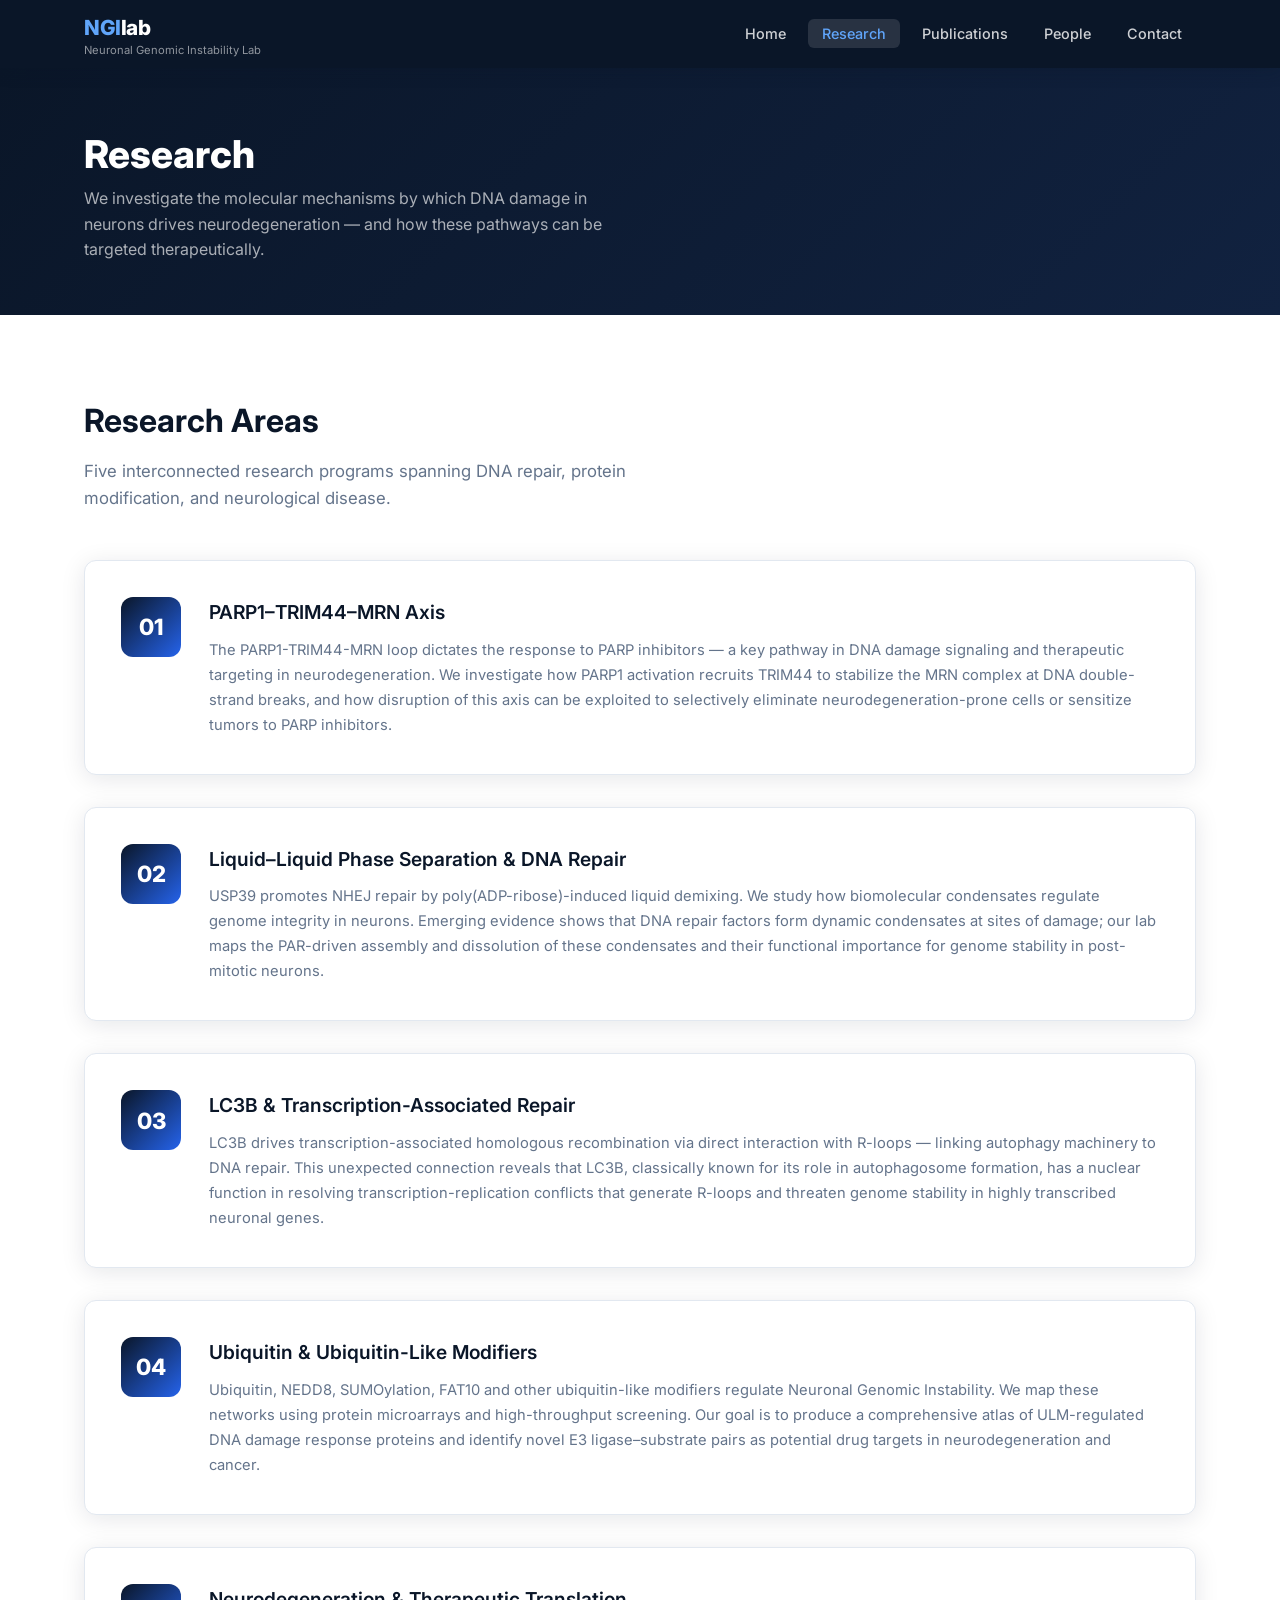
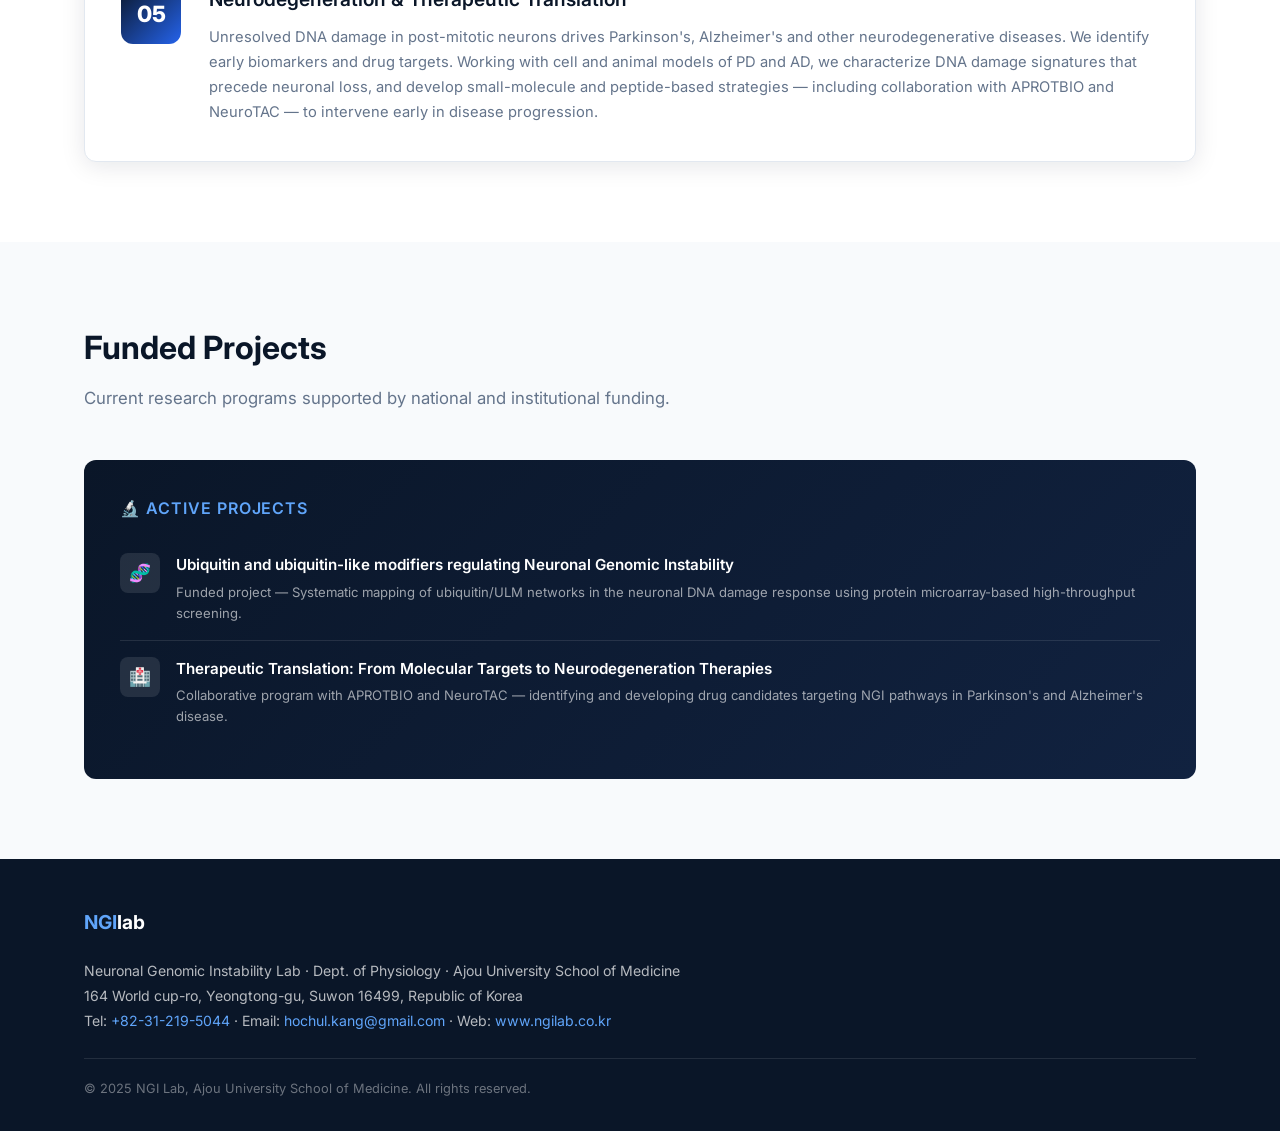
<file: research.html>
<!DOCTYPE html>
<html lang="en">
<head>
  <meta charset="UTF-8" />
  <meta name="viewport" content="width=device-width, initial-scale=1.0" />
  <title>Research — NGI Lab | Ajou University</title>
  <meta name="description" content="Research areas of the NGI Lab: PARP1-TRIM44-MRN axis, liquid-liquid phase separation, LC3B & R-loops, ubiquitin modifiers, and neurodegeneration." />
  <link rel="stylesheet" href="style.css" />
</head>
<body>

<!-- ===== NAV ===== -->
<nav>
  <div class="container nav-inner">
    <a href="index.html" class="nav-logo">
      <div>
        <span class="logo-accent">NGI</span>lab
        <div class="logo-sub">Neuronal Genomic Instability Lab</div>
      </div>
    </a>
    <ul class="nav-links">
      <li><a href="index.html">Home</a></li>
      <li><a href="research.html" class="active">Research</a></li>
      <li><a href="publications.html">Publications</a></li>
      <li><a href="people.html">People</a></li>
      <li><a href="contact.html">Contact</a></li>
    </ul>
    <button class="nav-toggle" aria-label="Toggle menu">
      <span></span><span></span><span></span>
    </button>
  </div>
</nav>

<!-- ===== PAGE HERO ===== -->
<div class="page-hero">
  <div class="container">
    <h1>Research</h1>
    <p>We investigate the molecular mechanisms by which DNA damage in neurons drives neurodegeneration — and how these pathways can be targeted therapeutically.</p>
  </div>
</div>

<!-- ===== RESEARCH AREAS ===== -->
<section>
  <div class="container">
    <h2 class="section-title">Research Areas</h2>
    <p class="section-subtitle">Five interconnected research programs spanning DNA repair, protein modification, and neurological disease.</p>
    <div class="research-areas">

      <div class="research-card">
        <div class="research-num">01</div>
        <div class="research-body">
          <h3>PARP1–TRIM44–MRN Axis</h3>
          <p>The PARP1-TRIM44-MRN loop dictates the response to PARP inhibitors — a key pathway in DNA damage signaling and therapeutic targeting in neurodegeneration. We investigate how PARP1 activation recruits TRIM44 to stabilize the MRN complex at DNA double-strand breaks, and how disruption of this axis can be exploited to selectively eliminate neurodegeneration-prone cells or sensitize tumors to PARP inhibitors.</p>
        </div>
      </div>

      <div class="research-card">
        <div class="research-num">02</div>
        <div class="research-body">
          <h3>Liquid–Liquid Phase Separation &amp; DNA Repair</h3>
          <p>USP39 promotes NHEJ repair by poly(ADP-ribose)-induced liquid demixing. We study how biomolecular condensates regulate genome integrity in neurons. Emerging evidence shows that DNA repair factors form dynamic condensates at sites of damage; our lab maps the PAR-driven assembly and dissolution of these condensates and their functional importance for genome stability in post-mitotic neurons.</p>
        </div>
      </div>

      <div class="research-card">
        <div class="research-num">03</div>
        <div class="research-body">
          <h3>LC3B &amp; Transcription-Associated Repair</h3>
          <p>LC3B drives transcription-associated homologous recombination via direct interaction with R-loops — linking autophagy machinery to DNA repair. This unexpected connection reveals that LC3B, classically known for its role in autophagosome formation, has a nuclear function in resolving transcription-replication conflicts that generate R-loops and threaten genome stability in highly transcribed neuronal genes.</p>
        </div>
      </div>

      <div class="research-card">
        <div class="research-num">04</div>
        <div class="research-body">
          <h3>Ubiquitin &amp; Ubiquitin-Like Modifiers</h3>
          <p>Ubiquitin, NEDD8, SUMOylation, FAT10 and other ubiquitin-like modifiers regulate Neuronal Genomic Instability. We map these networks using protein microarrays and high-throughput screening. Our goal is to produce a comprehensive atlas of ULM-regulated DNA damage response proteins and identify novel E3 ligase–substrate pairs as potential drug targets in neurodegeneration and cancer.</p>
        </div>
      </div>

      <div class="research-card">
        <div class="research-num">05</div>
        <div class="research-body">
          <h3>Neurodegeneration &amp; Therapeutic Translation</h3>
          <p>Unresolved DNA damage in post-mitotic neurons drives Parkinson's, Alzheimer's and other neurodegenerative diseases. We identify early biomarkers and drug targets. Working with cell and animal models of PD and AD, we characterize DNA damage signatures that precede neuronal loss, and develop small-molecule and peptide-based strategies — including collaboration with APROTBIO and NeuroTAC — to intervene early in disease progression.</p>
        </div>
      </div>

    </div>
  </div>
</section>

<!-- ===== FUNDED PROJECTS ===== -->
<section style="background: var(--bg-light);">
  <div class="container">
    <h2 class="section-title">Funded Projects</h2>
    <p class="section-subtitle">Current research programs supported by national and institutional funding.</p>
    <div class="project-box">
      <h3>🔬 Active Projects</h3>
      <div class="project-item">
        <div class="project-icon">🧬</div>
        <div>
          <h4>Ubiquitin and ubiquitin-like modifiers regulating Neuronal Genomic Instability</h4>
          <p>Funded project — Systematic mapping of ubiquitin/ULM networks in the neuronal DNA damage response using protein microarray-based high-throughput screening.</p>
        </div>
      </div>
      <div class="project-item">
        <div class="project-icon">🏥</div>
        <div>
          <h4>Therapeutic Translation: From Molecular Targets to Neurodegeneration Therapies</h4>
          <p>Collaborative program with APROTBIO and NeuroTAC — identifying and developing drug candidates targeting NGI pathways in Parkinson's and Alzheimer's disease.</p>
        </div>
      </div>
    </div>
  </div>
</section>

<!-- ===== FOOTER ===== -->
<footer>
  <div class="container">
    <div class="footer-inner">
      <div class="footer-logo"><span>NGI</span>lab</div>
      <div class="footer-info">
        Neuronal Genomic Instability Lab &middot; Dept. of Physiology &middot; Ajou University School of Medicine<br />
        164 World cup-ro, Yeongtong-gu, Suwon 16499, Republic of Korea<br />
        Tel: <a href="tel:+82312195044">+82-31-219-5044</a> &middot;
        Email: <a href="mailto:hochul.kang@gmail.com">hochul.kang@gmail.com</a> &middot;
        Web: <a href="http://www.ngilab.co.kr" target="_blank">www.ngilab.co.kr</a>
      </div>
    </div>
    <div class="footer-bottom">&copy; 2025 NGI Lab, Ajou University School of Medicine. All rights reserved.</div>
  </div>
</footer>

<script src="main.js"></script>
</body>
</html>
</file>
<file: style.css>
/* =============================================
   NGI Lab — Main Stylesheet
   Color: #0a1628 navy + white, accent #2563eb
   Font: Inter (Google Fonts)
   ============================================= */

@import url('https://fonts.googleapis.com/css2?family=Inter:wght@300;400;500;600;700;800&display=swap');

/* ---- Reset & Base ---- */
*, *::before, *::after { box-sizing: border-box; margin: 0; padding: 0; }

html { scroll-behavior: smooth; }

body {
  font-family: 'Inter', sans-serif;
  background: #fff;
  color: #1e293b;
  line-height: 1.6;
  font-size: 16px;
}

a { color: #2563eb; text-decoration: none; }
a:hover { text-decoration: underline; }

img { max-width: 100%; display: block; }

/* ---- Variables ---- */
:root {
  --navy: #0a1628;
  --navy-light: #112240;
  --blue: #2563eb;
  --blue-light: #3b82f6;
  --accent: #60a5fa;
  --text: #1e293b;
  --text-muted: #64748b;
  --border: #e2e8f0;
  --bg-light: #f8fafc;
  --radius: 12px;
  --shadow: 0 4px 24px rgba(10,22,40,0.10);
  --shadow-lg: 0 8px 40px rgba(10,22,40,0.16);
}

/* ---- Layout ---- */
.container {
  max-width: 1160px;
  margin: 0 auto;
  padding: 0 24px;
}

section { padding: 80px 0; }
section:nth-child(even) { background: var(--bg-light); }

/* ---- Typography ---- */
h1 { font-size: 2.8rem; font-weight: 800; line-height: 1.15; }
h2 { font-size: 2rem; font-weight: 700; }
h3 { font-size: 1.25rem; font-weight: 600; }
h4 { font-size: 1rem; font-weight: 600; }

.section-title {
  font-size: 2rem;
  font-weight: 700;
  color: var(--navy);
  margin-bottom: 12px;
}
.section-subtitle {
  color: var(--text-muted);
  font-size: 1.05rem;
  margin-bottom: 48px;
  max-width: 640px;
}

/* ---- NAV ---- */
nav {
  position: sticky;
  top: 0;
  z-index: 100;
  background: var(--navy);
  box-shadow: 0 2px 16px rgba(10,22,40,0.3);
}

.nav-inner {
  display: flex;
  align-items: center;
  justify-content: space-between;
  height: 68px;
  gap: 32px;
}

.nav-logo {
  font-size: 1.3rem;
  font-weight: 800;
  color: #fff;
  letter-spacing: -0.5px;
  text-decoration: none;
  display: flex;
  align-items: center;
  gap: 10px;
}

.nav-logo span.logo-accent {
  color: var(--accent);
}

.nav-logo .logo-sub {
  font-size: 0.7rem;
  font-weight: 400;
  color: rgba(255,255,255,0.55);
  line-height: 1.2;
  letter-spacing: 0;
}

.nav-links {
  display: flex;
  align-items: center;
  gap: 8px;
  list-style: none;
}

.nav-links a {
  color: rgba(255,255,255,0.8);
  font-size: 0.9rem;
  font-weight: 500;
  padding: 6px 14px;
  border-radius: 6px;
  transition: all 0.2s;
  text-decoration: none;
}

.nav-links a:hover,
.nav-links a.active {
  color: #fff;
  background: rgba(255,255,255,0.12);
}

.nav-links a.active {
  color: var(--accent);
}

/* Hamburger */
.nav-toggle {
  display: none;
  background: none;
  border: none;
  cursor: pointer;
  padding: 8px;
}
.nav-toggle span {
  display: block;
  width: 24px;
  height: 2px;
  background: #fff;
  margin: 5px 0;
  transition: 0.3s;
}

/* ---- FOOTER ---- */
footer {
  background: var(--navy);
  color: rgba(255,255,255,0.7);
  padding: 48px 0 32px;
}

.footer-inner {
  display: flex;
  flex-direction: column;
  gap: 16px;
}

.footer-logo {
  font-size: 1.2rem;
  font-weight: 700;
  color: #fff;
  margin-bottom: 4px;
}

.footer-logo span { color: var(--accent); }

.footer-info {
  font-size: 0.88rem;
  line-height: 1.8;
}

.footer-info a { color: var(--accent); }

.footer-bottom {
  border-top: 1px solid rgba(255,255,255,0.1);
  margin-top: 24px;
  padding-top: 20px;
  font-size: 0.8rem;
  color: rgba(255,255,255,0.4);
}

/* ---- BUTTONS ---- */
.btn {
  display: inline-flex;
  align-items: center;
  gap: 8px;
  padding: 12px 28px;
  border-radius: 8px;
  font-weight: 600;
  font-size: 0.95rem;
  cursor: pointer;
  transition: all 0.2s;
  text-decoration: none;
  border: 2px solid transparent;
}

.btn-primary {
  background: var(--blue);
  color: #fff;
}
.btn-primary:hover {
  background: #1d4ed8;
  text-decoration: none;
}

.btn-outline {
  background: transparent;
  color: #fff;
  border-color: rgba(255,255,255,0.5);
}
.btn-outline:hover {
  background: rgba(255,255,255,0.1);
  border-color: #fff;
  text-decoration: none;
}

.btn-sm {
  padding: 7px 16px;
  font-size: 0.82rem;
}

/* ---- HERO ---- */
.hero {
  background: linear-gradient(135deg, var(--navy) 0%, #0f2347 60%, #1e3a5f 100%);
  color: #fff;
  padding: 100px 0 80px;
  position: relative;
  overflow: hidden;
}

.hero::before {
  content: '';
  position: absolute;
  top: -40%;
  right: -10%;
  width: 600px;
  height: 600px;
  border-radius: 50%;
  background: radial-gradient(circle, rgba(37,99,235,0.18) 0%, transparent 70%);
  pointer-events: none;
}

.hero-content {
  max-width: 720px;
  position: relative;
  z-index: 1;
}

.hero-badge {
  display: inline-flex;
  align-items: center;
  gap: 6px;
  background: rgba(96,165,250,0.18);
  color: var(--accent);
  font-size: 0.78rem;
  font-weight: 600;
  letter-spacing: 0.08em;
  text-transform: uppercase;
  padding: 5px 14px;
  border-radius: 100px;
  margin-bottom: 24px;
  border: 1px solid rgba(96,165,250,0.3);
}

.hero h1 {
  font-size: clamp(2rem, 4vw, 3.2rem);
  font-weight: 800;
  line-height: 1.12;
  margin-bottom: 20px;
  color: #fff;
}

.hero p {
  font-size: 1.1rem;
  color: rgba(255,255,255,0.75);
  margin-bottom: 36px;
  line-height: 1.7;
  max-width: 600px;
}

.hero-btns {
  display: flex;
  gap: 14px;
  flex-wrap: wrap;
}

/* ---- PAGE HERO (inner pages) ---- */
.page-hero {
  background: linear-gradient(135deg, var(--navy) 0%, #112240 100%);
  color: #fff;
  padding: 64px 0 52px;
}

.page-hero h1 {
  font-size: clamp(1.8rem, 3vw, 2.6rem);
  font-weight: 800;
  color: #fff;
  margin-bottom: 10px;
}

.page-hero p {
  color: rgba(255,255,255,0.65);
  font-size: 1rem;
  max-width: 560px;
}

/* ---- NEWS TICKER ---- */
.news-bar {
  background: var(--blue);
  color: #fff;
  padding: 10px 0;
  font-size: 0.875rem;
  overflow: hidden;
}

.news-bar-inner {
  display: flex;
  align-items: center;
  gap: 20px;
}

.news-label {
  background: rgba(255,255,255,0.2);
  padding: 2px 10px;
  border-radius: 4px;
  font-weight: 600;
  font-size: 0.75rem;
  letter-spacing: 0.06em;
  text-transform: uppercase;
  white-space: nowrap;
}

.news-text { flex: 1; }

/* ---- PI SECTION ---- */
.pi-section { background: var(--bg-light); }

.pi-card {
  background: #fff;
  border-radius: var(--radius);
  box-shadow: var(--shadow);
  padding: 40px;
  display: flex;
  gap: 36px;
  align-items: flex-start;
  max-width: 860px;
}

.pi-avatar {
  width: 120px;
  height: 120px;
  min-width: 120px;
  border-radius: 50%;
  background: linear-gradient(135deg, var(--navy) 0%, var(--blue) 100%);
  display: flex;
  align-items: center;
  justify-content: center;
  font-size: 2.8rem;
  font-weight: 700;
  color: #fff;
}

.pi-info h3 {
  font-size: 1.5rem;
  font-weight: 700;
  color: var(--navy);
  margin-bottom: 4px;
}

.pi-title {
  color: var(--blue);
  font-weight: 600;
  font-size: 0.95rem;
  margin-bottom: 14px;
}

.pi-roles {
  list-style: none;
  margin-bottom: 20px;
}

.pi-roles li {
  font-size: 0.9rem;
  color: var(--text-muted);
  padding: 3px 0;
  display: flex;
  align-items: center;
  gap: 8px;
}

.pi-roles li::before {
  content: '▸';
  color: var(--blue);
  font-size: 0.75rem;
}

.pi-contact {
  display: flex;
  gap: 16px;
  flex-wrap: wrap;
}

.pi-contact a {
  font-size: 0.85rem;
  color: var(--text-muted);
  display: flex;
  align-items: center;
  gap: 5px;
}

.pi-contact a:hover { color: var(--blue); }

/* ---- CARDS ---- */
.cards-grid {
  display: grid;
  grid-template-columns: repeat(auto-fill, minmax(280px, 1fr));
  gap: 24px;
}

.card {
  background: #fff;
  border-radius: var(--radius);
  box-shadow: var(--shadow);
  padding: 28px;
  transition: transform 0.2s, box-shadow 0.2s;
  border: 1px solid var(--border);
}

.card:hover {
  transform: translateY(-4px);
  box-shadow: var(--shadow-lg);
}

.card-icon {
  width: 48px;
  height: 48px;
  border-radius: 10px;
  background: linear-gradient(135deg, #eff6ff, #dbeafe);
  display: flex;
  align-items: center;
  justify-content: center;
  margin-bottom: 16px;
  font-size: 1.3rem;
}

.card h3 {
  color: var(--navy);
  margin-bottom: 10px;
  font-size: 1.05rem;
}

.card p {
  color: var(--text-muted);
  font-size: 0.88rem;
  line-height: 1.65;
}

/* ---- PUBLICATIONS HOME ---- */
.pub-list-home { display: flex; flex-direction: column; gap: 16px; }

.pub-item {
  background: #fff;
  border-radius: var(--radius);
  border: 1px solid var(--border);
  padding: 20px 24px;
  transition: box-shadow 0.2s;
}

.pub-item:hover { box-shadow: var(--shadow); }

.pub-year-badge {
  display: inline-block;
  background: var(--navy);
  color: #fff;
  font-size: 0.72rem;
  font-weight: 700;
  padding: 2px 10px;
  border-radius: 4px;
  margin-bottom: 6px;
  letter-spacing: 0.04em;
}

.pub-title {
  font-weight: 600;
  color: var(--navy);
  margin-bottom: 4px;
  font-size: 0.95rem;
  line-height: 1.5;
}

.pub-authors {
  font-size: 0.82rem;
  color: var(--text-muted);
  margin-bottom: 3px;
}

.pub-journal {
  font-size: 0.82rem;
  color: var(--text-muted);
  font-style: italic;
}

.pub-doi {
  font-size: 0.78rem;
  color: var(--blue);
  margin-top: 6px;
  display: inline-block;
}

/* ---- PUBLICATIONS PAGE ---- */
.pub-controls {
  display: flex;
  gap: 12px;
  margin-bottom: 40px;
  flex-wrap: wrap;
}

.pub-ext-link {
  display: inline-flex;
  align-items: center;
  gap: 6px;
  background: var(--bg-light);
  border: 1px solid var(--border);
  color: var(--text);
  padding: 8px 18px;
  border-radius: 8px;
  font-size: 0.88rem;
  font-weight: 500;
  transition: all 0.2s;
}
.pub-ext-link:hover {
  background: var(--navy);
  color: #fff;
  border-color: var(--navy);
  text-decoration: none;
}

.year-section { margin-bottom: 56px; }

.year-header {
  display: flex;
  align-items: center;
  gap: 16px;
  margin-bottom: 24px;
}

.year-badge {
  background: var(--navy);
  color: #fff;
  font-size: 1rem;
  font-weight: 700;
  padding: 6px 18px;
  border-radius: 8px;
  letter-spacing: 0.02em;
}

.year-line {
  flex: 1;
  height: 1px;
  background: var(--border);
}

.pub-full-list { display: flex; flex-direction: column; gap: 0; }

.pub-entry {
  display: flex;
  gap: 20px;
  padding: 20px 0;
  border-bottom: 1px solid var(--border);
  align-items: flex-start;
}

.pub-num {
  min-width: 32px;
  height: 32px;
  background: var(--bg-light);
  border: 1px solid var(--border);
  border-radius: 6px;
  display: flex;
  align-items: center;
  justify-content: center;
  font-size: 0.78rem;
  font-weight: 600;
  color: var(--text-muted);
  flex-shrink: 0;
}

.pub-body {}

.pub-body .pub-title {
  font-weight: 600;
  color: var(--navy);
  font-size: 0.95rem;
  line-height: 1.5;
  margin-bottom: 5px;
}

.pub-body .pub-authors {
  font-size: 0.82rem;
  color: var(--text-muted);
  margin-bottom: 4px;
}

.pub-body .pub-journal {
  font-size: 0.82rem;
  font-style: italic;
  color: #475569;
}

.pub-link {
  font-size: 0.78rem;
  color: var(--blue);
  margin-top: 5px;
  display: inline-flex;
  align-items: center;
  gap: 3px;
}

/* ---- RESEARCH PAGE ---- */
.research-areas { display: flex; flex-direction: column; gap: 32px; }

.research-card {
  background: #fff;
  border-radius: var(--radius);
  border: 1px solid var(--border);
  box-shadow: var(--shadow);
  padding: 36px;
  display: flex;
  gap: 28px;
  align-items: flex-start;
  transition: box-shadow 0.2s;
}

.research-card:hover { box-shadow: var(--shadow-lg); }

.research-num {
  min-width: 60px;
  height: 60px;
  border-radius: 12px;
  background: linear-gradient(135deg, var(--navy), var(--blue));
  display: flex;
  align-items: center;
  justify-content: center;
  font-size: 1.4rem;
  font-weight: 800;
  color: #fff;
  flex-shrink: 0;
}

.research-body h3 {
  font-size: 1.2rem;
  color: var(--navy);
  margin-bottom: 10px;
}

.research-body p {
  color: var(--text-muted);
  font-size: 0.92rem;
  line-height: 1.7;
}

.project-box {
  background: linear-gradient(135deg, var(--navy) 0%, #112240 100%);
  color: #fff;
  border-radius: var(--radius);
  padding: 36px;
  margin-top: 0;
}

.project-box h3 {
  font-size: 1rem;
  font-weight: 600;
  color: var(--accent);
  letter-spacing: 0.06em;
  text-transform: uppercase;
  margin-bottom: 16px;
}

.project-item {
  display: flex;
  gap: 16px;
  align-items: flex-start;
  padding: 16px 0;
  border-bottom: 1px solid rgba(255,255,255,0.1);
}

.project-item:last-child { border-bottom: none; }

.project-icon {
  width: 40px;
  height: 40px;
  border-radius: 8px;
  background: rgba(255,255,255,0.1);
  display: flex;
  align-items: center;
  justify-content: center;
  font-size: 1.1rem;
  flex-shrink: 0;
}

.project-item h4 {
  font-size: 0.95rem;
  font-weight: 600;
  color: #fff;
  margin-bottom: 4px;
}

.project-item p {
  font-size: 0.82rem;
  color: rgba(255,255,255,0.6);
}

/* ---- PEOPLE PAGE ---- */
.pi-featured {
  background: linear-gradient(135deg, var(--navy) 0%, #112240 100%);
  border-radius: var(--radius);
  padding: 40px;
  display: flex;
  gap: 36px;
  align-items: flex-start;
  color: #fff;
  margin-bottom: 64px;
}

.pi-featured-avatar {
  width: 120px;
  height: 120px;
  min-width: 120px;
  border-radius: 50%;
  background: rgba(255,255,255,0.12);
  border: 3px solid rgba(255,255,255,0.2);
  display: flex;
  align-items: center;
  justify-content: center;
  font-size: 2.4rem;
  font-weight: 700;
  color: #fff;
}

.pi-featured-body h2 {
  font-size: 1.6rem;
  font-weight: 700;
  color: #fff;
  margin-bottom: 4px;
}

.pi-featured-body .pi-role {
  color: var(--accent);
  font-weight: 600;
  font-size: 0.95rem;
  margin-bottom: 16px;
}

.pi-featured-body ul {
  list-style: none;
  margin-bottom: 20px;
}

.pi-featured-body ul li {
  font-size: 0.88rem;
  color: rgba(255,255,255,0.75);
  padding: 3px 0;
  display: flex;
  align-items: center;
  gap: 8px;
}

.pi-featured-body ul li::before {
  content: '▸';
  color: var(--accent);
  font-size: 0.75rem;
}

.pi-featured-body .contact-links {
  display: flex;
  gap: 16px;
  flex-wrap: wrap;
}

.pi-featured-body .contact-links a {
  font-size: 0.84rem;
  color: rgba(255,255,255,0.7);
  display: flex;
  align-items: center;
  gap: 5px;
  transition: color 0.2s;
}

.pi-featured-body .contact-links a:hover { color: var(--accent); }

/* Member cards */
.members-section h2 {
  font-size: 1.5rem;
  font-weight: 700;
  color: var(--navy);
  margin-bottom: 24px;
  padding-bottom: 12px;
  border-bottom: 2px solid var(--border);
}

.members-grid {
  display: grid;
  grid-template-columns: repeat(auto-fill, minmax(260px, 1fr));
  gap: 24px;
  margin-bottom: 48px;
}

.member-card {
  background: #fff;
  border-radius: var(--radius);
  border: 1px solid var(--border);
  box-shadow: var(--shadow);
  padding: 28px;
  transition: transform 0.2s, box-shadow 0.2s;
}

.member-card:hover {
  transform: translateY(-3px);
  box-shadow: var(--shadow-lg);
}

.member-avatar {
  width: 72px;
  height: 72px;
  border-radius: 50%;
  background: linear-gradient(135deg, var(--navy), var(--blue));
  display: flex;
  align-items: center;
  justify-content: center;
  font-size: 1.5rem;
  font-weight: 700;
  color: #fff;
  margin-bottom: 16px;
}

.member-card h3 {
  font-size: 1.05rem;
  color: var(--navy);
  margin-bottom: 4px;
}

.member-position {
  font-size: 0.8rem;
  font-weight: 600;
  color: var(--blue);
  letter-spacing: 0.04em;
  text-transform: uppercase;
  margin-bottom: 12px;
}

.member-research {
  font-size: 0.84rem;
  color: var(--text-muted);
  line-height: 1.65;
}

/* Join Us */
.join-us {
  background: var(--bg-light);
  border-radius: var(--radius);
  border: 1px solid var(--border);
  padding: 40px;
  text-align: center;
}

.join-us h2 {
  font-size: 1.5rem;
  font-weight: 700;
  color: var(--navy);
  margin-bottom: 12px;
}

.join-us p {
  color: var(--text-muted);
  max-width: 560px;
  margin: 0 auto 20px;
  font-size: 0.95rem;
}

.join-positions {
  display: flex;
  justify-content: center;
  gap: 12px;
  margin-bottom: 24px;
  flex-wrap: wrap;
}

.position-tag {
  background: #fff;
  border: 1px solid var(--border);
  border-radius: 100px;
  padding: 6px 18px;
  font-size: 0.85rem;
  font-weight: 500;
  color: var(--text);
}

/* ---- CONTACT PAGE ---- */
.contact-grid {
  display: grid;
  grid-template-columns: 1fr 1fr;
  gap: 40px;
}

.contact-info-block {
  display: flex;
  flex-direction: column;
  gap: 24px;
}

.contact-item {
  display: flex;
  gap: 16px;
  align-items: flex-start;
}

.contact-item-icon {
  width: 44px;
  height: 44px;
  min-width: 44px;
  background: linear-gradient(135deg, #eff6ff, #dbeafe);
  border-radius: 10px;
  display: flex;
  align-items: center;
  justify-content: center;
  font-size: 1.1rem;
}

.contact-item-body h4 {
  font-size: 0.78rem;
  font-weight: 600;
  text-transform: uppercase;
  letter-spacing: 0.08em;
  color: var(--text-muted);
  margin-bottom: 4px;
}

.contact-item-body p, .contact-item-body a {
  font-size: 0.92rem;
  color: var(--text);
  line-height: 1.6;
}

.contact-item-body a:hover { color: var(--blue); }

/* Map placeholder */
.map-placeholder {
  background: linear-gradient(135deg, var(--navy) 0%, #112240 100%);
  border-radius: var(--radius);
  height: 300px;
  display: flex;
  flex-direction: column;
  align-items: center;
  justify-content: center;
  color: rgba(255,255,255,0.7);
  text-align: center;
  padding: 24px;
}

.map-placeholder .map-icon { font-size: 2.5rem; margin-bottom: 12px; }
.map-placeholder h3 { color: #fff; font-size: 1.1rem; margin-bottom: 6px; }
.map-placeholder p { font-size: 0.85rem; }

.map-full {
  margin-top: 40px;
  border-radius: var(--radius);
  overflow: hidden;
  height: 340px;
  background: var(--bg-light);
  border: 1px solid var(--border);
}

.map-full iframe {
  width: 100%;
  height: 100%;
  border: none;
}

/* Affiliates */
.affiliates-grid {
  display: grid;
  grid-template-columns: repeat(auto-fill, minmax(240px, 1fr));
  gap: 20px;
  margin-top: 32px;
}

.affiliate-card {
  background: #fff;
  border: 1px solid var(--border);
  border-radius: var(--radius);
  padding: 24px;
  text-align: center;
  box-shadow: var(--shadow);
}

.affiliate-card .aff-icon {
  font-size: 2rem;
  margin-bottom: 12px;
}

.affiliate-card h3 {
  color: var(--navy);
  margin-bottom: 4px;
}

.affiliate-card p {
  font-size: 0.85rem;
  color: var(--text-muted);
}

/* ---- UTILITIES ---- */
.text-center { text-align: center; }
.mt-8 { margin-top: 8px; }
.mt-16 { margin-top: 16px; }
.mt-24 { margin-top: 24px; }
.mt-32 { margin-top: 32px; }
.mt-48 { margin-top: 48px; }
.mb-8 { margin-bottom: 8px; }
.mb-16 { margin-bottom: 16px; }
.mb-24 { margin-bottom: 24px; }
.mb-32 { margin-bottom: 32px; }
.mb-48 { margin-bottom: 48px; }

.divider {
  height: 1px;
  background: var(--border);
  margin: 40px 0;
}

/* ---- RESPONSIVE ---- */
@media (max-width: 900px) {
  .contact-grid { grid-template-columns: 1fr; }
  .pi-featured { flex-direction: column; }
  .pi-card { flex-direction: column; }
}

@media (max-width: 700px) {
  nav .nav-links { display: none; }
  nav .nav-links.open {
    display: flex;
    flex-direction: column;
    position: absolute;
    top: 68px;
    left: 0;
    right: 0;
    background: var(--navy);
    padding: 16px 24px 24px;
    gap: 4px;
    box-shadow: 0 8px 24px rgba(0,0,0,0.3);
  }
  .nav-toggle { display: block; }

  h1 { font-size: 2rem; }
  h2 { font-size: 1.5rem; }
  section { padding: 56px 0; }
  .hero { padding: 70px 0 56px; }

  .research-card { flex-direction: column; }
  .members-grid { grid-template-columns: 1fr; }
  .cards-grid { grid-template-columns: 1fr; }
  .pub-entry { flex-direction: column; gap: 10px; }
  .pub-num { display: none; }
}
</file>
